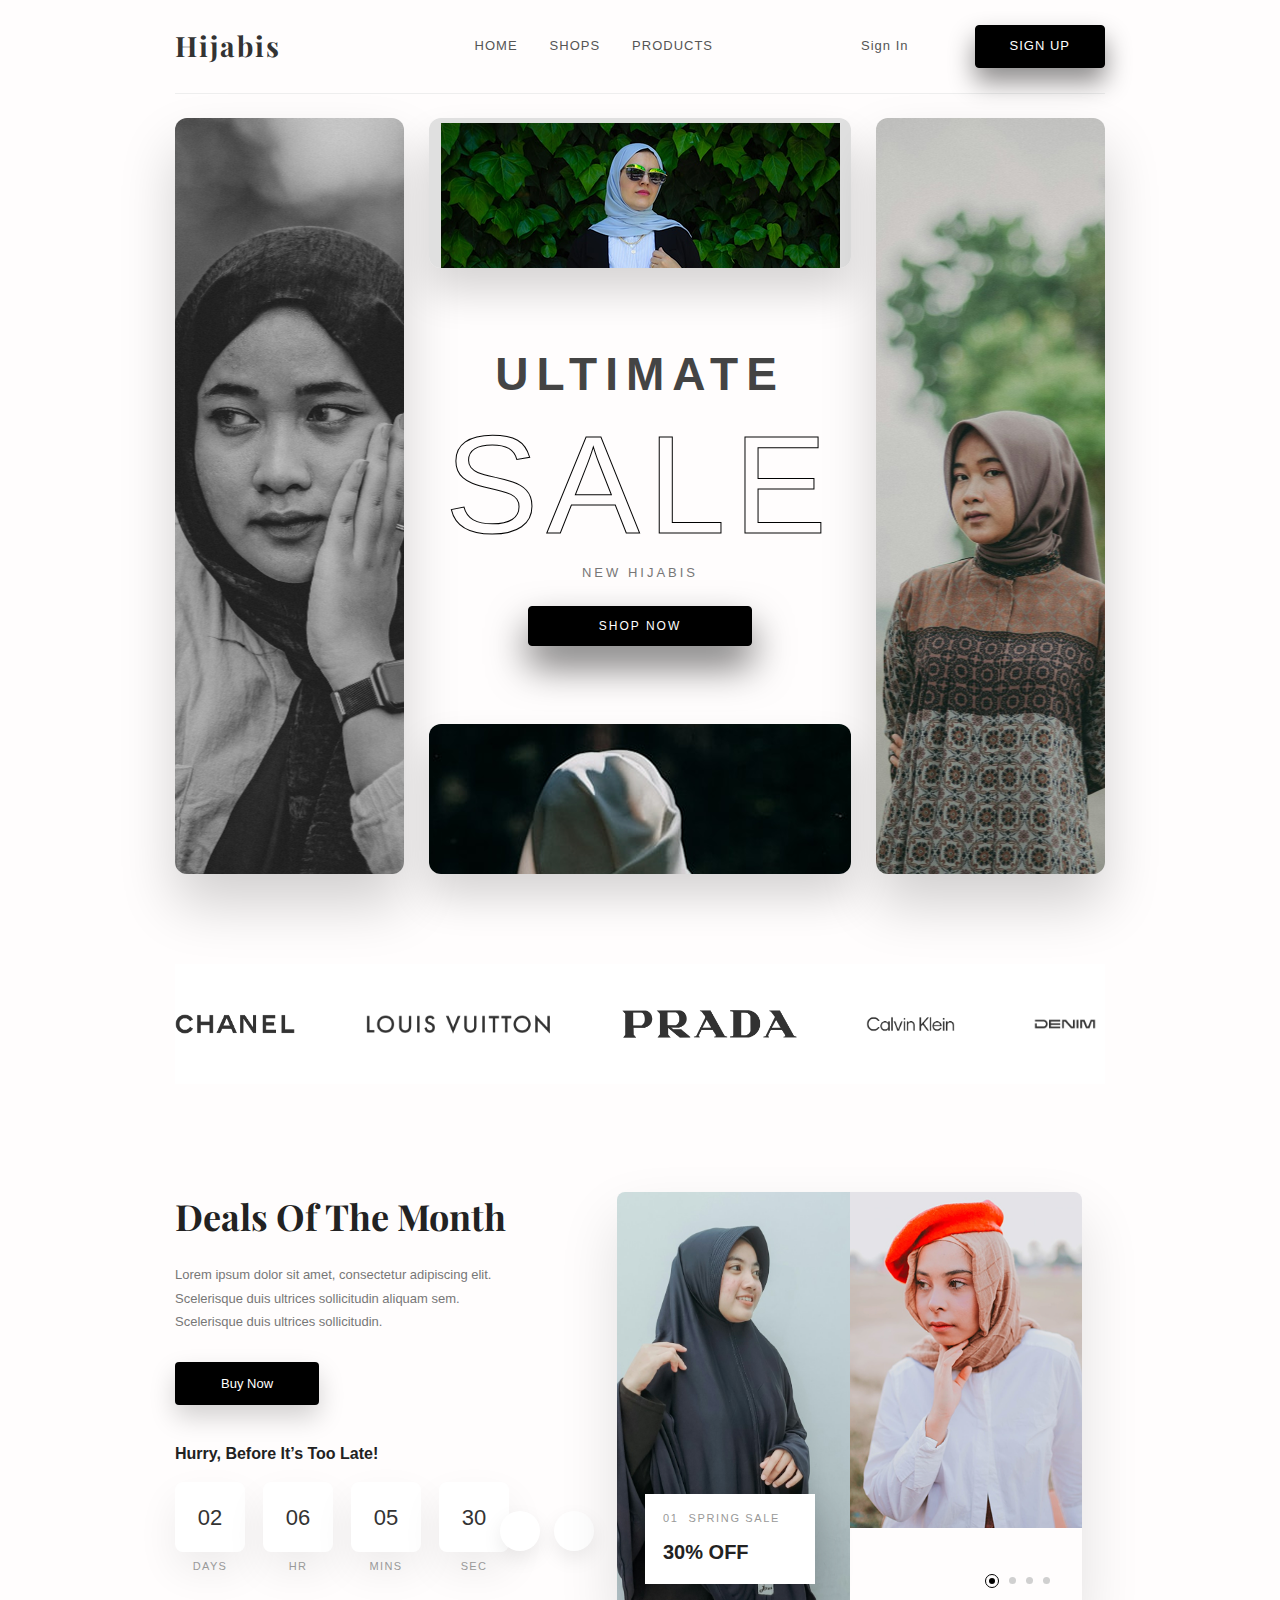
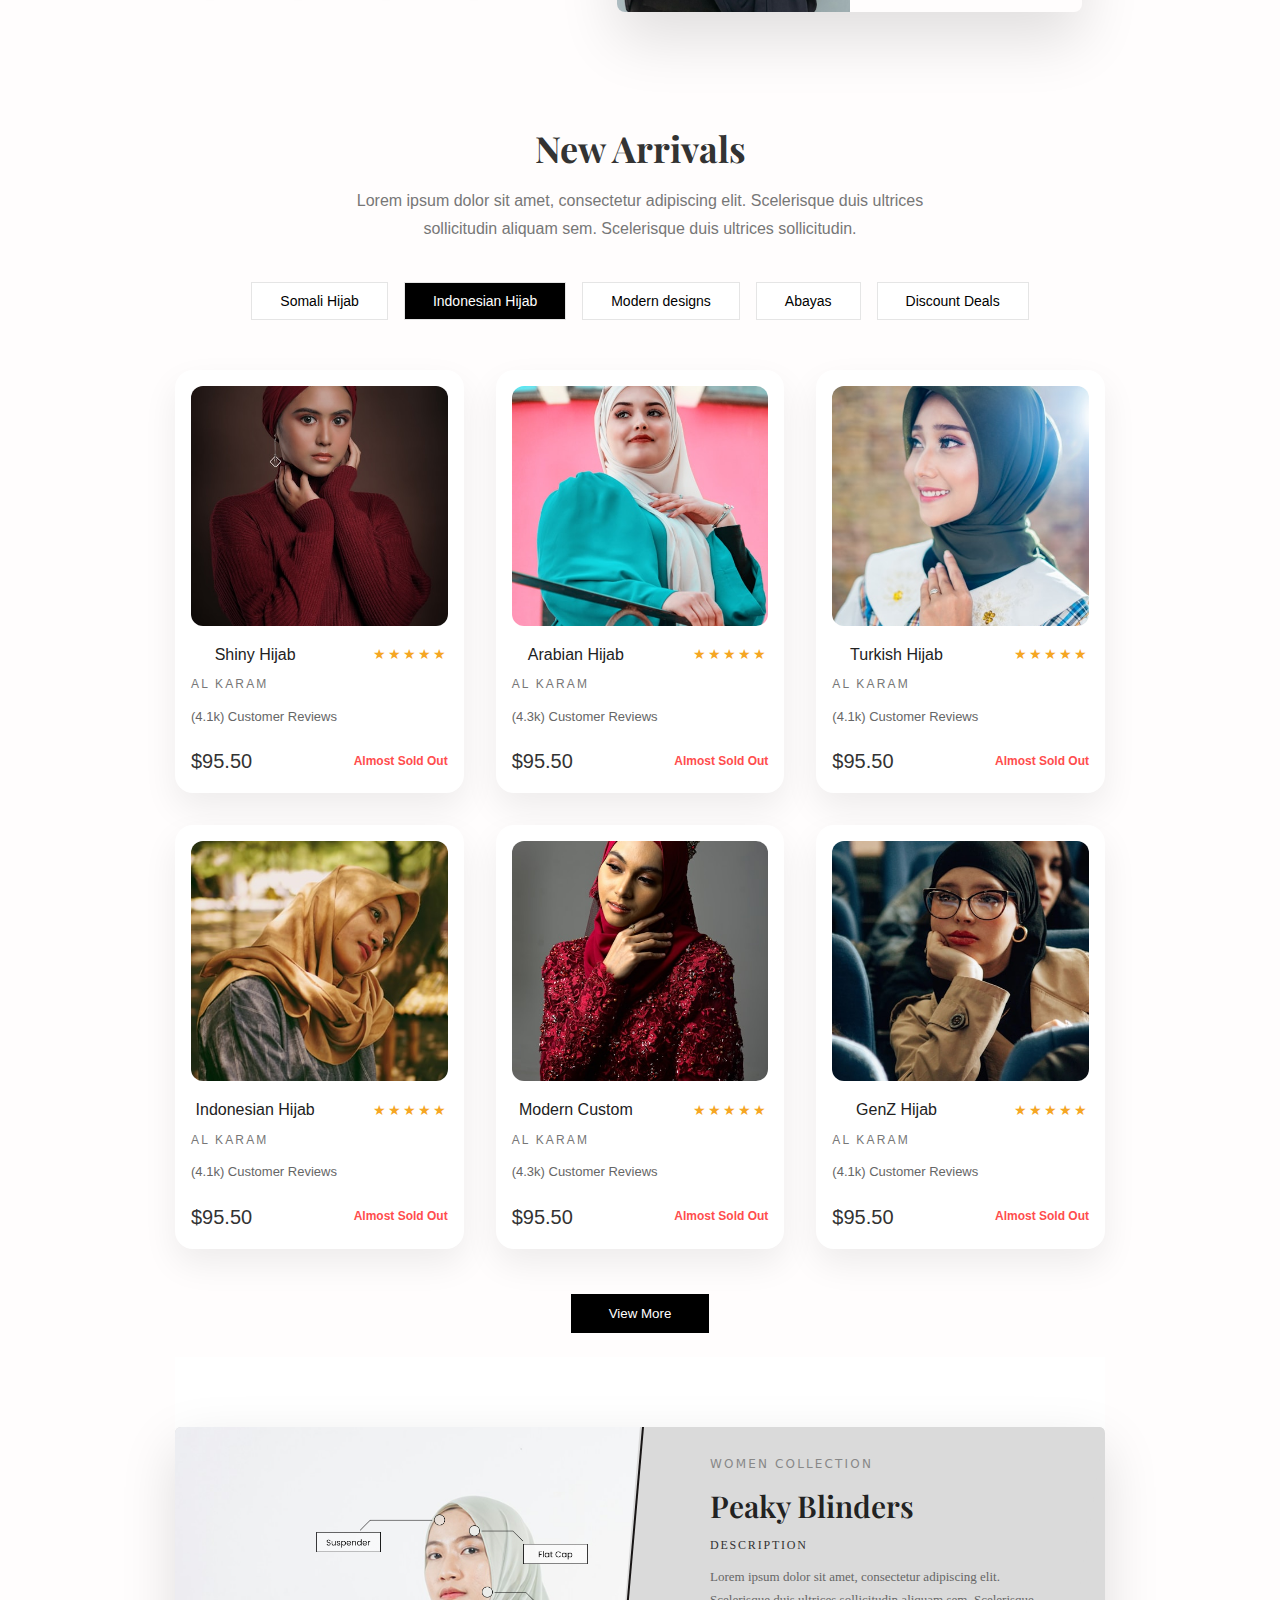
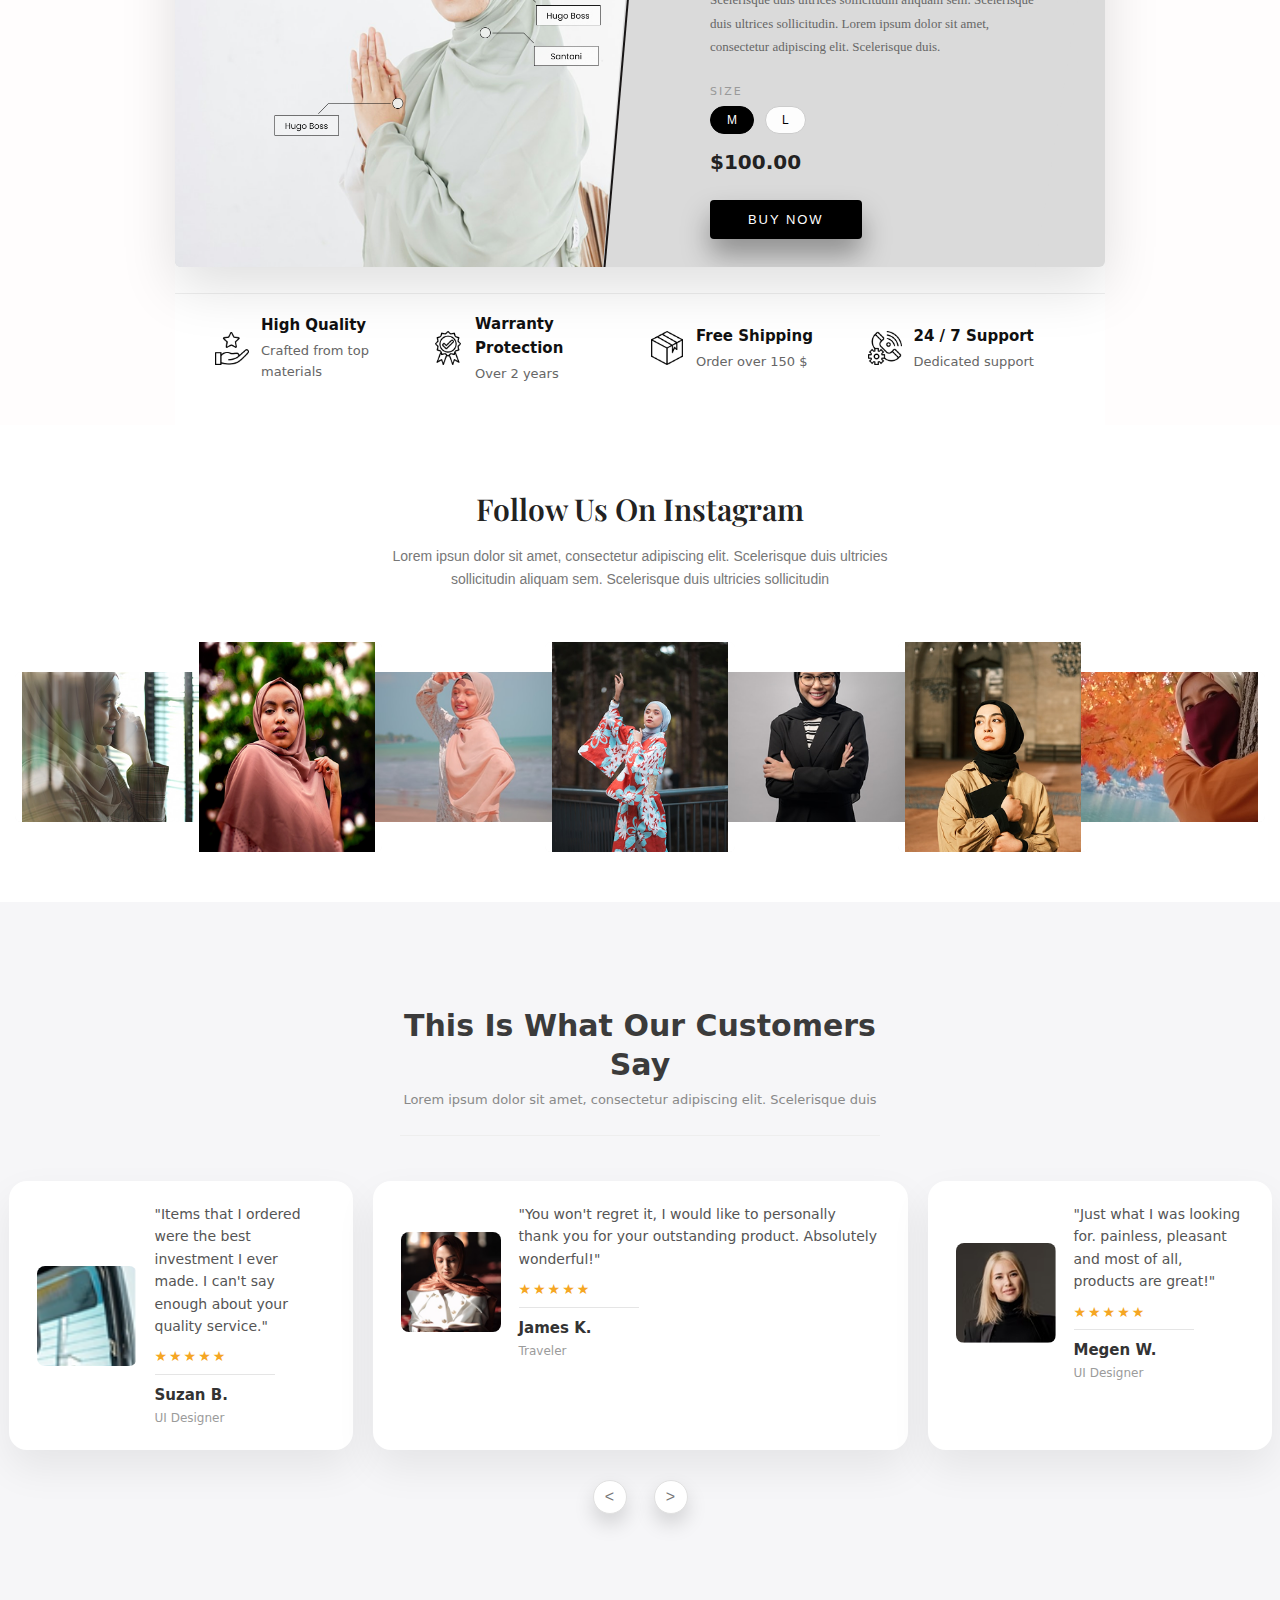
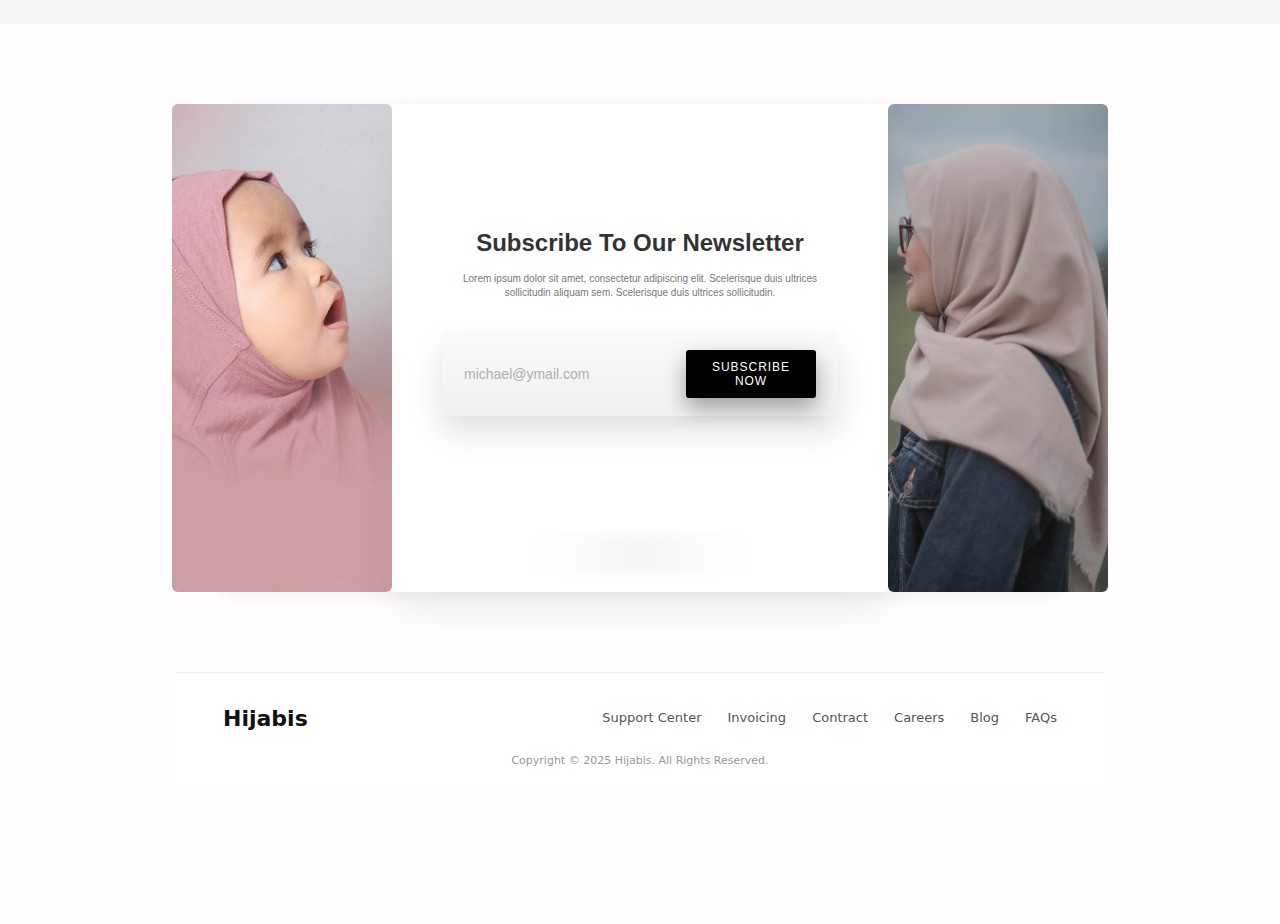
<file: index.html>
<!DOCTYPE html>
<html lang="en">
  <head>
    <meta charset="UTF-8" />
    <meta name="viewport" content="width=device-width, initial-scale=1.0" />
    <title>Hijabis</title>
    <link
      href="https://fonts.googleapis.com/css2?family=Inter:wght@300;400;500;600&family=Playfair+Display:wght@400;600&display=swap"
      rel="stylesheet"
    />
    <link rel="stylesheet" href="styles.css" />
    <link rel="stylesheet" href="product.css" />
  </head>
  <body>
    <div class="page-shell">
      <header>
        <div class="logo">Hijabis</div>

        <input type="checkbox" id="menu-toggle" class="menu-toggle" />
        <label for="menu-toggle" class="hamburger">
          <span></span>
          <span></span>
          <span></span>
        </label>

        <div class="nav-menu">
          <nav>
            <a href="#">Home</a>
            <a href="shop.html">Shops</a>
            <a href="product.html">Products</a>
          </nav>

          <div class="auth-buttons">
            <a href="#" class="signin">Sign In</a>
            <a href="#" class="signup">Sign Up</a>
          </div>
        </div>
      </header>

      <div class="main-container">
        <div class="hero-section">
          <div class="side-image">
            <img src="images/hero.jpg" alt="Fashion model" />
          </div>

          <div class="center-column">
            <div class="center-image">
              <img src="images/bottom.png" alt="Fashion accessory" />
            </div>

            <div class="sale-box">
              <h2>ULTIMATE</h2>
              <h1>SALE</h1>
              <p>NEW HIJABIS</p>
              <button>SHOP NOW</button>
            </div>

            <div class="center-image">
              <img src="images/top.png" alt="Fashion model" />
            </div>
          </div>

          <div class="side-image">
            <img src="images/herohijab.jpg" alt="Fashion model with hijab" />
          </div>
        </div>

        <section class="brands">
          <img src="images/channel.png" alt="CHANEL" />
          <img src="images/louis.png" alt="LOUIS VUITTON" />
          <img src="images/prada.png" alt="PRADA" />
          <img src="images/calvin.png" alt="Calvin Klein" />
          <img src="images/demin.png" alt="DENIM" />
        </section>
      </div>

      <section class="deals-section">
        <div class="deals-container">
          <div class="deals-text-column">
            <h1 class="deals-title">Deals Of The Month</h1>
            <p class="deals-description">
              Lorem ipsum dolor sit amet, consectetur adipiscing elit.
              Scelerisque duis ultrices sollicitudin aliquam sem. Scelerisque
              duis ultrices sollicitudin.
            </p>

            <button class="deals-buy-btn">Buy Now</button>

            <h3 class="deals-hurry">Hurry, Before It’s Too Late!</h3>

            <div class="deals-timer-wrapper">
              <div class="deals-timer-block">
                <div class="deals-timer-box">02</div>
                <div class="deals-timer-label">Days</div>
              </div>
              <div class="deals-timer-block">
                <div class="deals-timer-box">06</div>
                <div class="deals-timer-label">Hr</div>
              </div>
              <div class="deals-timer-block">
                <div class="deals-timer-box">05</div>
                <div class="deals-timer-label">Mins</div>
              </div>
              <div class="deals-timer-block">
                <div class="deals-timer-box">30</div>
                <div class="deals-timer-label">Sec</div>
              </div>
            </div>

            <div class="deals-controls">
              <button class="deals-control-btn">
                <i class="fa-solid fa-chevron-left"></i>
              </button>
              <button class="deals-control-btn">
                <i class="fa-solid fa-chevron-right"></i>
              </button>
            </div>
          </div>

          <div class="deals-image-column">
            <img
              src="images/section3.jpg"
              alt="Woman in Hijab"
              class="deals-img-left"
            />

            <img
              src="images/section2.png"
              alt="Woman in Hat"
              class="deals-img-right"
            />

            <div class="deals-offer-card">
              <div class="deals-offer-meta">
                <span>01</span>
                <span>Spring Sale</span>
              </div>
              <div class="deals-offer-title">30% OFF</div>
            </div>

            <div class="deals-pagination">
              <div class="deals-dot active"></div>
              <div class="deals-dot"></div>
              <div class="deals-dot"></div>
              <div class="deals-dot"></div>
            </div>
          </div>
        </div>
      </section>

      <section class="arrivals-section">
        <h2 class="arrivals-title">New Arrivals</h2>
        <p class="arrivals-subtitle">
          Lorem ipsum dolor sit amet, consectetur adipiscing elit. Scelerisque
          duis ultrices sollicitudin aliquam sem. Scelerisque duis ultrices
          sollicitudin.
        </p>

        <div class="arrivals-tabs">
          <button class="tab-btn">Somali Hijab</button>
          <button class="tab-btn active">Indonesian Hijab</button>
          <button class="tab-btn">Modern designs</button>
          <button class="tab-btn">Abayas</button>
          <button class="tab-btn">Discount Deals</button>
        </div>

        <div class="arrivals-grid">
          <div class="product-card">
            <img src="images/pro6.jpg" alt="" />
            <h3>Shiny Hijab</h3>
            <span class="brand">Al Karam</span>
            <div class="rating">★★★★★</div>
            <p class="reviews">(4.1k) Customer Reviews</p>
            <h4 class="price">$95.50</h4>
            <span class="status">Almost Sold Out</span>
          </div>

          <div class="product-card">
            <img src="images/pro4.jpg" alt="" />
            <h3>Arabian Hijab</h3>
            <span class="brand">Al Karam</span>
            <div class="rating">★★★★★</div>
            <p class="reviews">(4.3k) Customer Reviews</p>
            <h4 class="price">$95.50</h4>
            <span class="status">Almost Sold Out</span>
          </div>

          <div class="product-card">
            <img src="images/pro2.jpg" alt="" />
            <h3>Turkish Hijab</h3>
            <span class="brand">Al Karam</span>
            <div class="rating">★★★★★</div>
            <p class="reviews">(4.1k) Customer Reviews</p>
            <h4 class="price">$95.50</h4>
            <span class="status">Almost Sold Out</span>
          </div>

          <div class="product-card">
            <img src="images/pro5.jpg" alt="" />
            <h3>Indonesian Hijab</h3>
            <span class="brand">Al Karam</span>
            <div class="rating">★★★★★</div>
            <p class="reviews">(4.1k) Customer Reviews</p>
            <h4 class="price">$95.50</h4>
            <span class="status">Almost Sold Out</span>
          </div>

          <div class="product-card">
            <img src="images/pro3.jpg" alt="" />
            <h3>Modern Custom</h3>
            <span class="brand">Al Karam</span>
            <div class="rating">★★★★★</div>
            <p class="reviews">(4.3k) Customer Reviews</p>
            <h4 class="price">$95.50</h4>
            <span class="status">Almost Sold Out</span>
          </div>

          <div class="product-card">
            <img src="images/pro1.jpg" alt="" />
            <h3>GenZ Hijab</h3>
            <span class="brand">Al Karam</span>
            <div class="rating">★★★★★</div>
            <p class="reviews">(4.1k) Customer Reviews</p>
            <h4 class="price">$95.50</h4>
            <span class="status">Almost Sold Out</span>
          </div>
        </div>

        <button class="arrivals-view-more">View More</button>
      </section>

      <section class="product-highlight-section">
        <div class="product-highlight-inner">
          <div class="product-highlight-image">
            <img
              src="images/peaky.png"
              class="product-main-img"
              alt="Peaky Blinders Outfit"
            />

            <img
              src="images/points.png"
              class="product-overlay-img"
              alt=""
              aria-hidden="true"
            />
          </div>

          <div class="product-highlight-info">
            <span class="collection-label">Women Collection</span>
            <h2 class="product-title">Peaky Blinders</h2>

            <a href="#" class="product-description-link">Description</a>

            <p class="product-description">
              Lorem ipsum dolor sit amet, consectetur adipiscing elit.
              Scelerisque duis ultrices sollicitudin aliquam sem. Scelerisque
              duis ultrices sollicitudin. Lorem ipsum dolor sit amet,
              consectetur adipiscing elit. Scelerisque duis.
            </p>

            <div class="product-meta">
              <div class="product-size">
                <span class="meta-label">Size</span>
                <button class="size-chip active">M</button>
                <button class="size-chip">L</button>
              </div>

              <div class="product-price">
                <span class="price-value">$100.00</span>
              </div>
            </div>

            <button class="product-buy-btn">Buy Now</button>
          </div>
        </div>

        <div class="product-benefits">
          <div class="benefit-item">
            <img
              src="images/icon1.png"
              class="benefit-img"
              alt="High Quality"
            />
            <div class="benefit-text">
              <h4>High Quality</h4>
              <p>Crafted from top materials</p>
            </div>
          </div>

          <div class="benefit-item">
            <img
              src="images/icon2.png"
              class="benefit-img"
              alt="Warranty Protection"
            />
            <div class="benefit-text">
              <h4>Warranty Protection</h4>
              <p>Over 2 years</p>
            </div>
          </div>

          <div class="benefit-item">
            <img
              src="images/icon3.png"
              class="benefit-img"
              alt="Free Shipping"
            />
            <div class="benefit-text">
              <h4>Free Shipping</h4>
              <p>Order over 150 $</p>
            </div>
          </div>

          <div class="benefit-item">
            <img
              src="images/icon4.png"
              class="benefit-img"
              alt="24 / 7 Support"
            />
            <div class="benefit-text">
              <h4>24 / 7 Support</h4>
              <p>Dedicated support</p>
            </div>
          </div>
        </div>
      </section>
    </div>

    <section class="instagram-follow-section">
      <div class="content-container">
        <h1 class="main-heading">Follow Us On Instagram</h1>
        <p class="description">
          Lorem ipsun dolor sit amet, consectetur adipiscing elit. Scelerisque
          duis ultricies sollicitudin aliquam sem. Scelerisque duis ultricies
          sollicitudin
        </p>
      </div>

      <div class="gallery-container">
        <div class="image-wrapper short"><img src="images/insta6.png" /></div>
        <div class="image-wrapper"><img src="images/insta3.png" /></div>
        <div class="image-wrapper short"><img src="images/insta5.png" /></div>
        <div class="image-wrapper"><img src="images/insta2.png" /></div>
        <div class="image-wrapper short"><img src="images/insta7.png" /></div>
        <div class="image-wrapper"><img src="images/insta1.png" /></div>
        <div class="image-wrapper short"><img src="images/insta4.png" /></div>
      </div>
    </section>

    <section class="testimonials-section">
      <div class="container">
        <header class="testimonials-header">
          <h1>This Is What Our Customers Say</h1>
          <p>
            Lorem ipsum dolor sit amet, consectetur adipiscing elit. Scelerisque
            duis
          </p>
        </header>

        <div class="testimonials-carousel-wrapper">
          <div class="testimonial-card featured">
            <div class="card-content">
              <img
                src="images/imagee.png"
                alt="Photo of James K."
                class="customer-photo"
              />
              <div class="review-details">
                <p class="review-text">
                  "You won't regret it, I would like to personally thank you for
                  your outstanding product. Absolutely wonderful!"
                </p>
                <div class="stars">★★★★★</div>
                <div class="separator"></div>
                <p class="customer-name">James K.</p>
                <p class="customer-title">Traveler</p>
              </div>
            </div>
          </div>

          <div class="testimonial-card partial left">
            <div class="card-content">
              <img
                src="images/imagee(1).png"
                alt="Photo of Suzan B."
                class="customer-photo"
              />
              <div class="review-details">
                <p class="review-text">
                  "Items that I ordered were the best investment I ever made. I
                  can't say enough about your quality service."
                </p>
                <div class="stars">★★★★★</div>
                <div class="separator"></div>
                <p class="customer-name">Suzan B.</p>
                <p class="customer-title">UI Designer</p>
              </div>
            </div>
          </div>

          <div class="testimonial-card partial right">
            <div class="card-content">
              <img
                src="images/imagee(2).png"
                alt="Photo of Megen W."
                class="customer-photo"
              />
              <div class="review-details">
                <p class="review-text">
                  "Just what I was looking for. painless, pleasant and most of
                  all, products are great!"
                </p>
                <div class="stars">★★★★★</div>
                <div class="separator"></div>
                <p class="customer-name">Megen W.</p>
                <p class="customer-title">UI Designer</p>
              </div>
            </div>
          </div>
        </div>

        <div class="carousel-nav">
          <button class="arrow prev">&lt;</button>
          <button class="arrow next">&gt;</button>
        </div>
      </div>
    </section>

    <div class="page-shell">
      <section class="newsletter-section">
        <div class="newsletter-container">
          <div class="newsletter-image left-image">
            <img src="images/subs2.png" alt="Baby wearing a pink hijab" />
          </div>

          <div class="newsletter-content">
            <h2>Subscribe To Our Newsletter</h2>
            <p>
              Lorem ipsum dolor sit amet, consectetur adipiscing elit.
              Scelerisque duis ultrices sollicitudin aliquam sem. Scelerisque
              duis ultrices sollicitudin.
            </p>

            <form class="newsletter-form">
              <input type="email" placeholder="michael@ymail.com" />
              <button type="submit">Subscribe Now</button>
            </form>
          </div>

          <div class="newsletter-image right-image">
            <img
              src="images/subs1.png"
              alt="Woman wearing a hijab looking to the side"
            />
          </div>
        </div>
      </section>

      <footer class="site-footer">
        <div class="footer-top">
          <div class="footer-logo">Hijabis</div>

          <nav class="footer-nav">
            <a href="#">Support Center</a>
            <a href="#">Invoicing</a>
            <a href="#">Contract</a>
            <a href="#">Careers</a>
            <a href="#">Blog</a>
            <a href="#">FAQs</a>
          </nav>
        </div>

        <p class="footer-copy">
          Copyright © 2025 Hijabis. All Rights Reserved.
        </p>
      </footer>
    </div>
  </body>
</html>
</file>
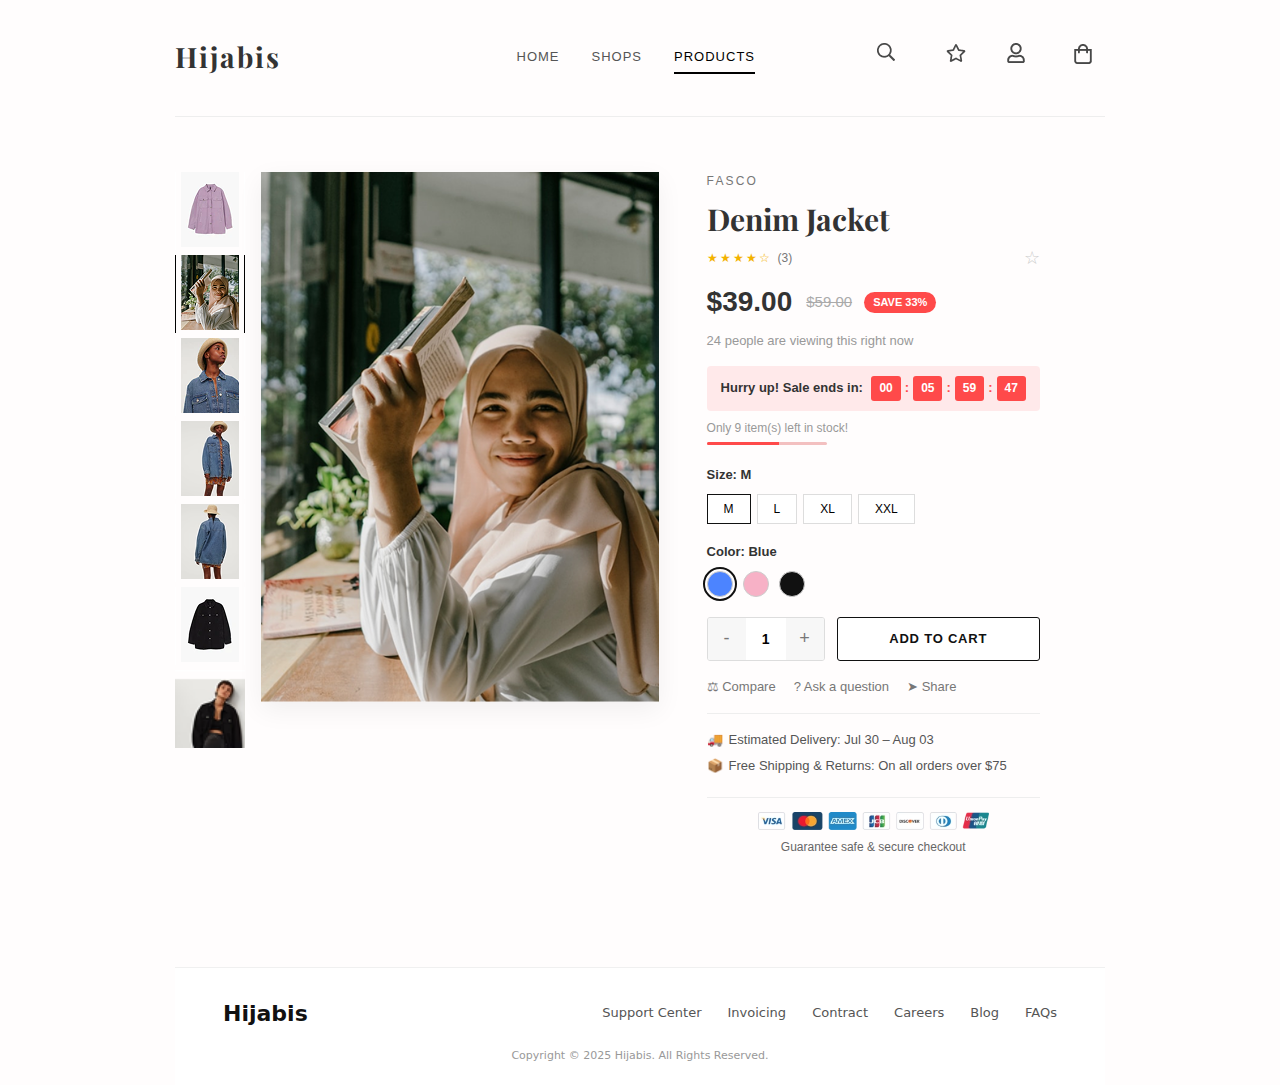
<file: product.html>
<!DOCTYPE html>
<html lang="en">
  <head>
    <meta charset="UTF-8" />
    <meta name="viewport" content="width=device-width, initial-scale=1.0" />
    <title>Hijabis – Denim Jacket</title>

    <link
      href="https://fonts.googleapis.com/css2?family=Playfair+Display:wght@600;700&family=Inter:wght@400;500;600;700&display=swap"
      rel="stylesheet"
    />
    <link rel="stylesheet" href="product.css" />
  </head>
  <body>
    <div class="page-shell">
      <header>
        <div class="logo">Hijabis</div>

        <input type="checkbox" id="menu-toggle" class="menu-toggle" />
        <label for="menu-toggle" class="hamburger">
          <span></span>
          <span></span>
          <span></span>
        </label>

        <div class="nav-menu">
          <nav>
            <a href="index.html">Home</a>
            <a href="shop.html">Shops</a>
          <a href="#" class="active">Products</a>
          </nav>
          <div class="nav-icons">
            <span
              ><img src="images/Vector (1).png" class="iconn" alt=""
            /></span>
            <span><img src="images/SVG (2).png" alt="" /></span>
            <span><img src="images/SVG (3).png" alt="" /></span>
            <span><img src="images/SVG.png " class="iconn" /></span>
          </div>
        </div>
      </header>
      <main class="product-page-content">
        <div class="product-container">
          <section class="image-gallery">
            <div class="thumbnail-list">
              <img src="images/1.png" alt="" class="thumbnail active" />
              <img src="images/2.png" alt="" class="thumbnail" />
              <img src="images/3.png" alt="" class="thumbnail" />
              <img src="images/4.png" alt="" class="thumbnail" />
              <img src="images/5.png" alt="" class="thumbnail" />
              <img src="images/6.png" alt="" class="thumbnail" />
              <img src="images/7.png" alt="" class="thumbnail" />
            </div>

            <div class="main-image">
              <img src="images/productbg.png" alt="Denim Jacket main image" />
            </div>
          </section>

          <section class="product-details">
            <p class="brand">FASCO</p>
            <h2 class="product-title">Denim Jacket</h2>

            <div class="rating-bar">
              <span class="stars">&#9733;&#9733;&#9733;&#9733;&#9734;</span>
              <span class="review-count">(3)</span>
              <span class="favorite-star">&#x2606;</span>
            </div>

            <div class="price-section">
              <span class="current-price">$39.00</span>
              <span class="original-price">$59.00</span>
              <span class="save-tag">SAVE 33%</span>
            </div>

            <p class="viewer-count">24 people are viewing this right now</p>

            <div class="sale-timer-block">
              <p class="timer-label">Hurry up! Sale ends in:</p>
              <div class="timer-display">
                <span class="timer-box">00</span
                ><span class="separator">:</span>
                <span class="timer-box">05</span
                ><span class="separator">:</span>
                <span class="timer-box">59</span
                ><span class="separator">:</span>
                <span class="timer-box">47</span>
              </div>
            </div>

            <p class="stock-info">Only 9 item(s) left in stock!</p>
            <div class="stock-bar"><span></span></div>

            <div class="options-group size-options">
              <label>Size: M</label>
              <div class="size-selector">
                <button class="size-btn active">M</button>
                <button class="size-btn">L</button>
                <button class="size-btn">XL</button>
                <button class="size-btn">XXL</button>
              </div>
            </div>

            <div class="options-group color-options">
              <label>Color: Blue</label>
              <div class="color-selector">
                <span class="color-swatch blue active"></span>
                <span class="color-swatch pink"></span>
                <span class="color-swatch black"></span>
              </div>
            </div>

            <div class="purchase-area">
              <div class="quantity-control">
                <button class="qty-btn">-</button>
                <input type="text" value="1" readonly />
                <button class="qty-btn">+</button>
              </div>
              <button class="add-to-cart-btn">Add to cart</button>
            </div>

            <div class="utility-links">
              <a href="javascript:void(0)">⚖ Compare</a>
              <a href="javascript:void(0)">? Ask a question</a>
              <a href="javascript:void(0)">➤ Share</a>
            </div>

            <hr class="separator-line" />

            <div class="delivery-info">
              <p>
                <span class="icon">🚚</span>Estimated Delivery: Jul 30 – Aug 03
              </p>
              <p>
                <span class="icon">📦</span>Free Shipping &amp; Returns: On all
                orders over $75
              </p>
            </div>

            <div class="security-box">
              <div class="payment-icons">
                <img src="images/visacard.png" alt="Visa" />
              </div>
              <p>Guarantee safe &amp; secure checkout</p>
            </div>
          </section>
        </div>
      </main>

      <footer class="site-footer">
        <div class="footer-top">
          <div class="footer-logo">Hijabis</div>

          <nav class="footer-nav">
            <a href="#">Support Center</a>
            <a href="#">Invoicing</a>
            <a href="#">Contract</a>
            <a href="#">Careers</a>
            <a href="#">Blog</a>
            <a href="#">FAQs</a>
          </nav>
        </div>

        <p class="footer-copy">
          Copyright © 2025 Hijabis. All Rights Reserved.
        </p>
      </footer>
    </div>
  </body>
</html>
</file>
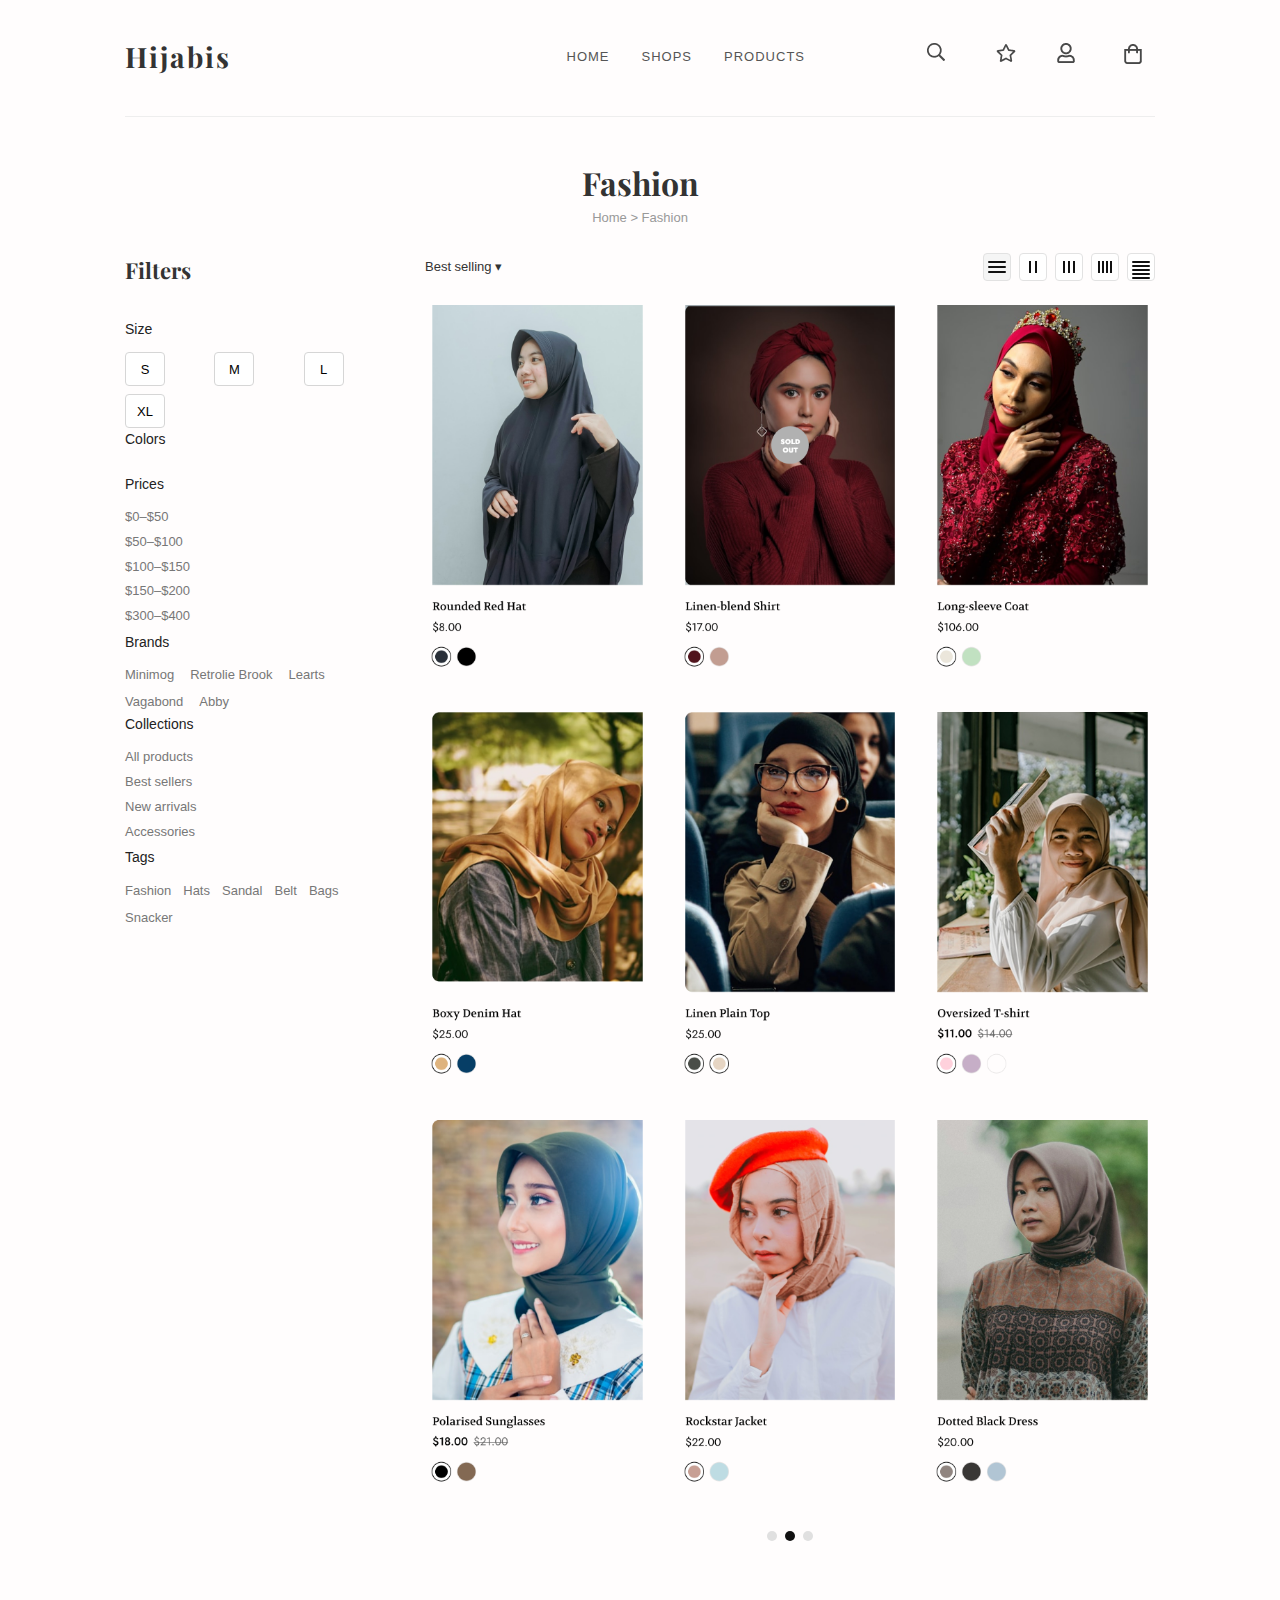
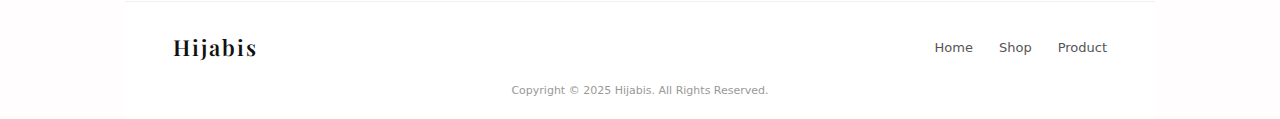
<file: shop.html>
<!DOCTYPE html>
<html lang="en">
  <head>
    <meta charset="UTF-8" />
    <meta name="viewport" content="width=device-width, initial-scale=1.0" />
    <title>Hijabis – Fashion</title>

    <link
      href="https://fonts.googleapis.com/css2?family=Inter:wght@300;400;500;600&family=Playfair+Display:wght@400;600&display=swap"
      rel="stylesheet"
    />
    <link rel="stylesheet" href="shop.css" />
    <link rel="stylesheet" href="product.css" />
  </head>

  <body>
    <div class="wrapper">
      <header>
        <div class="logo">Hijabis</div>

        <input type="checkbox" id="menu-toggle" class="menu-toggle" />
        <label for="menu-toggle" class="hamburger">
          <span></span>
          <span></span>
          <span></span>
        </label>

        <div class="nav-menu">
          <nav>
            <a href="index.html">Home</a>
            <a href="#">Shops</a>
            <a href="product.html">Products</a>
          </nav>
          <div class="nav-icons">
            <span
              ><img src="images/Vector (1).png" class="iconn" alt=""
            /></span>
            <span><img src="images/SVG (2).png" alt="" /></span>
            <span><img src="images/SVG (3).png" alt="" /></span>
            <span><img src="images/SVG.png " class="iconn" /></span>
          </div>
        </div>
      </header>
      <section class="title-box">
        <h1>Fashion</h1>
        <p class="crumb">Home > Fashion</p>
      </section>

      <section class="shop-layout">
        <aside class="filters">
          <h3>Filters</h3>

          <input type="radio" name="filter-tab" id="tab1" checked />
          <input type="radio" name="filter-tab" id="tab2" />
          <input type="radio" name="filter-tab" id="tab3" />
          <input type="radio" name="filter-tab" id="tab4" />
          <input type="radio" name="filter-tab" id="tab5" />
          <input type="radio" name="filter-tab" id="tab6" />

          <div class="filter-tabs">
            <label for="tab1">Size</label>
            <label for="tab2">Colors</label>
            <label for="tab3">Prices</label>
            <label for="tab4">Brands</label>
            <label for="tab5">Collections</label>
            <label for="tab6">Tags</label>
          </div>

          <div class="filter-panels">
            <div class="panel">
              <p class="panel-title">Size</p>
              <div class="size-box">
                <button>S</button><button>M</button><button>L</button
                ><button>XL</button>
              </div>
            </div>

            <div class="panel">
              <p class="panel-title">Colors</p>
              <div class="color-box">
                <span class="dot" style="background: #ff6b6b"></span>
                <span class="dot" style="background: #ff9f43"></span>
                <span class="dot" style="background: #ffe66d"></span>
                <span class="dot" style="background: #9ae66e"></span>
                <span class="dot" style="background: #54a0ff"></span>
                <span class="dot" style="background: #1dd1a1"></span>
                <span class="dot" style="background: #5f27cd"></span>
                <span class="dot" style="background: #f368e0"></span>
                <span class="dot" style="background: #ff9ff3"></span>
                <span class="dot" style="background: #00d2d3"></span>
              </div>
            </div>

            <div class="panel">
              <p class="panel-title">Prices</p>
              <div class="list">
                <div>$0–$50</div>
                <div>$50–$100</div>
                <div>$100–$150</div>
                <div>$150–$200</div>
                <div>$300–$400</div>
              </div>
            </div>

            <div class="panel">
              <p class="panel-title">Brands</p>
              <div class="inline-list">
                <span>Minimog</span><span>Retrolie Brook</span
                ><span>Learts</span><span>Vagabond</span><span>Abby</span>
              </div>
            </div>

            <div class="panel">
              <p class="panel-title">Collections</p>
              <div class="list">
                <div>All products</div>
                <div>Best sellers</div>
                <div>New arrivals</div>
                <div>Accessories</div>
              </div>
            </div>

            <div class="panel">
              <p class="panel-title">Tags</p>
              <div class="tag-list">
                <span>Fashion</span><span>Hats</span><span>Sandal</span
                ><span>Belt</span><span>Bags</span><span>Snacker</span>
              </div>
            </div>
          </div>
        </aside>

        <main class="products">
          <div class="prod-top">
            <button class="sort-btn">Best selling ▾</button>

            <div class="view">
              <button class="v-btn active">
                <span class="icon list"><span></span></span>
              </button>
              <button class="v-btn"><span class="icon two"></span></button>
              <button class="v-btn"><span class="icon three"></span></button>
              <button class="v-btn"><span class="icon four"></span></button>
              <button class="v-btn">
                <span class="icon five"
                  ><div></div>
                  <span></span><i></i
                ></span>
              </button>
            </div>
          </div>

          <div class="grid">
            <article class="card"><img src="images/Product 01.png" /></article>
            <article class="card"><img src="images/Product 02.png" /></article>
            <article class="card"><img src="images/Product 03.png" /></article>
            <article class="card"><img src="images/Product 04.png" /></article>
            <article class="card"><img src="images/Product 05.png" /></article>
            <article class="card"><img src="images/Product 06.png" /></article>
            <article class="card">
              <img src="images/Product 07 (1).png" />
            </article>
            <article class="card"><img src="images/Product 08.png" /></article>
            <article class="card">
              <img src="images/Product 09 (1).png" />
            </article>
          </div>

          <div class="pages">
            <span class="dot"></span>
            <span class="dot active"></span>
            <span class="dot"></span>
          </div>
        </main>
      </section>

      <footer class="footer">
        <div class="f-top">
          <div class="logo">Hijabis</div>
          <nav class="f-nav">
            <a href="index.html">Home</a>
            <a href="#">Shop</a>
            <a href="product.html">Product</a>
          </nav>
        </div>
        <p class="copy">Copyright © 2025 Hijabis. All Rights Reserved.</p>
      </footer>
    </div>
  </body>
</html>
</file>
<file: styles.css>
* {
  box-sizing: border-box;
  margin: 0;
  padding: 0;
}

body {
  font-family: "Poppins", sans-serif;
  background: #fffdfd;
  color: #333;
  line-height: 1.6;
}

a {
  text-decoration: none;
  color: inherit;
}


.page-shell {
  max-width: 1170px;     
  margin: 0 auto;
  background: #fffdfd;         
  min-height: 100vh;
  padding: 0 120px;     
}


header {
  display: flex;
  align-items: center;
  padding: 24px 0;         
  position: relative;
  z-index: 20;
}

.logo {
  font-size: 28px;
  font-weight: 600;
  letter-spacing: 2px;
}

.nav-menu {
  margin-left: auto;
  display: flex;
  align-items: center;
  gap: 48px;
}

.nav-menu nav {
  padding: 0 50px;
  display: flex;
  gap: 32px;
}

.nav-menu nav a {
  font-size: 13px;
  color: #555;
  letter-spacing: 1px;
  position: relative;
  text-decoration: none;
  transition: color 0.25s ease;
}

.nav-menu nav a::after {
  content: "";
  position: absolute;
  left: 0;
  bottom: -6px;
  width: 0;
  height: 2px;
  background: #000;
  transition: width 0.25s ease;
}

.nav-menu nav a:hover {
  color: #000;
}

.nav-menu nav a:hover::after {
  width: 100%;
}

.auth-buttons {
  display: flex;
  gap: 16px;
  align-items: center;
}

.signin {
  color: #555;
  padding: 0 50px;
  text-decoration: none;
  font-size: 13px;
  letter-spacing: 1px;
}

.signup {
  padding: 10px 34px;
  background: #000;
  color: #fff;
  text-decoration: none;
  border-radius: 4px;
  font-size: 13px;
  letter-spacing: 1px;
  text-transform: uppercase;
  border: 1px solid #000;
  box-shadow: 0 14px 26px rgba(0, 0, 0, 0.45);
  transition: 0.18s ease;
}

.signup:hover {
  transform: translateY(-3px);
  background: #111;
  box-shadow: 0 22px 40px rgba(0, 0, 0, 0.55);
}

.menu-toggle {
  display: none;
}

.hamburger {
  width: 30px;
  height: 22px;
  display: none;
  flex-direction: column;
  justify-content: space-between;
  cursor: pointer;
  margin-left: auto;
}

.hamburger span {
  width: 100%;
  height: 3px;
  background: #000;
  border-radius: 3px;
  transition: 0.3s ease;
  transform-origin: left;
}

.menu-toggle:checked + .hamburger span:nth-child(1) {
  transform: rotate(45deg);
}

.menu-toggle:checked + .hamburger span:nth-child(2) {
  opacity: 0;
  transform: translateX(10px);
}

.menu-toggle:checked + .hamburger span:nth-child(3) {
  transform: rotate(-45deg);
}

.main-container {
  width: 100%;
  padding: 24px 0;
  display: flex;
  flex-direction: column;
  gap: 40px;
  box-sizing: border-box;
}

.main-container > * {
  width: 100%;
}

.hero-section {
  display: flex;
  justify-content: center;
  gap: 25px;
  margin-bottom: 50px;
}

.side-image {
  width: 392px;
  height: 756px;
  border-radius: 12px;
  overflow: hidden;
  box-shadow: 0 30px 55px rgba(0, 0, 0, 0.18);
  background: #f5f5f5;
  transition: transform 0.25s ease, box-shadow 0.25s ease;
}

.side-image img {
  width: 100%;
  height: 100%;
  object-fit: cover;
}

.side-image:hover {
  transform: translateY(-6px);
  box-shadow: 0 40px 70px rgba(0, 0, 0, 0.25);
}

.center-column {
  width: 426px;
  display: flex;
  flex-direction: column;
  gap: 14px;
}

.center-image {
  width: 100%;
  height: 150px;
  border-radius: 12px;
  overflow: hidden;
  box-shadow: 0 24px 40px rgba(0, 0, 0, 0.16);
  transition: transform 0.25s ease, box-shadow 0.25s ease;
}

.center-image img {
  width: 100%;
  height: 100%;
  object-fit: cover;
}

.center-image:hover {
  transform: translateY(-4px);
  box-shadow: 0 30px 55px rgba(0, 0, 0, 0.2);
}

.sale-box {
  flex: 1;
  text-align: center;
  display: flex;
  flex-direction: column;
  justify-content: center;
  align-items: center;
  padding: 10px 16px 18px;
}

.sale-box h2 {
  font-size: 46px;
  font-weight: 600;
  color: #444;
  letter-spacing: 8px;
  margin-bottom: 4px;
}

.sale-box h1 {
  font-size: 140px;
  font-weight: 300;
  letter-spacing: 8px;
  color: transparent;
  -webkit-text-stroke: 1px #000;
  margin: 0;
  line-height: 1;
}

.sale-box p {
  margin-top: 8px;
  letter-spacing: 3px;
  font-size: 13px;
  color: #777;
}

.sale-box button {
  margin-top: 22px;
  padding: 12px 70px;
  background: #000;
  color: #fff;
  border: 1px solid #000;
  border-radius: 4px;
  cursor: pointer;
  font-size: 12px;
  letter-spacing: 2px;
  text-transform: uppercase;
  box-shadow: 0 20px 38px rgba(0, 0, 0, 0.55);
  transition: 0.18s ease;
}

.sale-box button:hover {
  transform: translateY(-3px);
  background: #111;
  box-shadow: 0 28px 50px rgba(0, 0, 0, 0.65);
}

.brands {
  width: 100%;
  padding: 30px 0;
  display: flex;
  justify-content: space-between;
  align-items: center;
  background: #fff;
}

.brands img {
  height: 20px;
  opacity: 0.8;
  filter: grayscale(100%);
  transition: transform 0.25s ease, opacity 0.25s ease, filter 0.25s ease;
}

.brands img[alt="LOUIS VUITTON"] 
{ 
  height: 24px; 
}
.brands img[alt="PRADA"]        
 { 
  height: 28px; 
}
.brands img[alt="Calvin Klein"]  
{ 
  height: 50px; 
}
.brands img[alt="DENIM"]     
    { 
      height: 60px;
     }

.brands img:hover {
  opacity: 1;
  filter: grayscale(0%);
  transform: translateY(-3px);
}


.instagram-follow-section {
    padding: 50px 0;
    text-align: center; 
    overflow: hidden; 
}

.content-container {
    max-width: 650px;
    margin: 0 auto 50px auto;
    padding: 0 20px;
}

.main-heading {
    font-family: 'Playfair Display', Georgia, serif; 
    font-size: 2.3em;
    font-weight: 400; 
    color: #333;
    margin-bottom: 15px;
}

.description {
    font-size: 0.95em;
    color: #666;
    line-height: 1.5;
}


.gallery-container {
    display: flex;
    justify-content: center; 
    align-items: center; 
    padding-bottom: 50px; 
}

.image-wrapper {
    width: 150px;       
    height: 200px;      
    margin: 0 -15px;    
    position: relative; 
}

.image-wrapper img {
    width: 100%; 
    height: 100%;
    object-fit: cover; 
    display: block;
    box-shadow: 0 5px 15px rgba(0, 0, 0, 0.1); 
}

.image-wrapper.pos-1 {
    transform: translateX(-5px) translateY(-5px);
}
.image-wrapper.pos-2 {
    transform: translateY(10px); 
}
.image-wrapper.pos-3 {
    transform: translateY(-8px);
}
.image-wrapper.pos-4 {
    transform: translateY(20px); 
}
.image-wrapper.pos-5 {
    transform: translateY(-5px);
}
.image-wrapper.pos-6 {
    transform: translateY(15px);
}
.image-wrapper.pos-7 {
    transform: translateX(5px) translateY(-10px);
}

.container {
    max-width: 1200px;
    margin: 0 auto;
    padding: 20px;
}


.carousel-nav {
    text-align: center;
    margin-top: 30px;
    display: flex;
    justify-content: center;
    gap: 15px;
}

.arrow {
    background: white;
    border: 1px solid #ddd;
    border-radius: 50%;
    width: 40px;
    height: 40px;
    font-size: 1.2em;
    cursor: pointer;
    color: #333;
    display: flex;
    align-items: center;
    justify-content: center;
    transition: background-color 0.2s;
}

.arrow:hover {
    background-color: #eee;
}

.newsletter-section {
    width: 100%; 
    display: flex;
    justify-content: center;
}

.newsletter-container {
    display: flex;
    max-width: 1200px;
    width: 90%;
    background-color: white;
    box-shadow: 0 4px 15px rgba(0, 0, 0, 0.05);
    border-radius: 5px;
}

.image-wrapper {
    flex-basis: 300px; 
    min-width: 200px;
    overflow: hidden;
    position: relative;
}

.image {
    width: 100%;
    height: 100%;
    object-fit: cover;
    display: block;
}

.left-image-wrapper::after {
    content: '';
    position: absolute;
    top: 0;
    left: 0;
    width: 100%;
    height: 100%;
    background: linear-gradient(to right, rgba(255, 255, 255, 0), rgba(255, 255, 255, 0.4) 90%, rgba(255, 255, 255, 1));
}

.subscription-content {
    flex-grow: 1;
    padding: 60px 80px;
    display: flex;
    flex-direction: column;
    justify-content: center;
    align-items: flex-start; 
    text-align: left; 
    position: relative;
}

.subscription-content h1 {
    font-size: 2.2rem;
    font-weight: 500;
    margin-bottom: 20px;
    color: #333;
}

.description {
    font-size: 1rem;
    color: #666;
    line-height: 1.6;
    max-width: 400px;
    margin-bottom: 40px;
}

.subscription-form {
    position: relative;
    max-width: 350px;
    width: 100%;
    display: flex;
    flex-direction: column;
    align-items: flex-start; 
    padding-top: 20px;
    padding-bottom: 20px;
    margin-top: 10px;
    background: linear-gradient(to bottom, transparent, #f0f0f0 30%, #f0f0f0 70%, transparent);
}

.subscription-form::before {
    content: '';
    position: absolute;
    top: 0;
    left: 0;
    right: 0;
    bottom: 0;
    box-shadow: 0 0 20px rgba(0, 0, 0, 0.05) inset;
    pointer-events: none;
}

.subscription-form input[type="email"] {
    width: 80%;
    padding: 10px 0;
    border: none;
    border-bottom: 1px solid #ccc;
    text-align: left;
    font-size: 1.1rem;
    margin-bottom: 30px;
    background: transparent;
    outline: none;
    color: #555;
    margin-left: 0;
}

.subscribe-button {
    background-color: #000;
    color: white;
    padding: 12px 30px;
    border: none;
    cursor: pointer;
    font-size: 1rem;
    font-weight: bold;
    text-transform: uppercase;
    transition: background-color 0.3s;
    align-self: flex-start; 
}

.subscribe-button:hover {
    background-color: #333;
}



.site-footer {
  width: 100%;
  background: #ffffff;
  padding: 28px 48px 20px;
  text-align: center;
  border-top: 1px solid #f0f0f0;
  font-family: system-ui, Arial, sans-serif;
}

.footer-top {
  max-width: 1180px;
  margin: 0 auto;
  display: flex;
  justify-content: space-between;
  align-items: center;
}

.footer-logo {
  font-size: 22px;
  font-weight: 600;
  color: #111;
}

.footer-nav {
  display: flex;
  gap: 26px;
}

.footer-nav a {
  font-size: 13px;
  color: #555;
  text-decoration: none;
  white-space: nowrap;
}

.footer-nav a:hover {
  color: #000;
}

.footer-copy {
  margin-top: 16px;
  font-size: 11px;
  color: #999;
}

@media (max-width: 1024px) {
  .site-footer {
    padding: 24px 32px 18px;
  }

  .footer-top {
    gap: 16px;
  }

  .footer-nav {
    gap: 18px;
  }

  .footer-nav a {
    font-size: 12px;
  }
}

@media (max-width: 640px) {
  .site-footer {
    padding: 20px 20px 16px;
  }

  .footer-top {
    flex-direction: column;
    align-items: center;
    text-align: center;
  }

  .footer-logo {
    margin-bottom: 6px;
    font-size: 20px;
  }

  .footer-nav {
    flex-wrap: wrap;
    justify-content: center;
    gap: 12px 18px;
  }

  .footer-nav a {
    font-size: 12px;
  }

  .footer-copy {
    margin-top: 12px;
    font-size: 10px;
  }
}









@media (max-width: 1200px) {
    header {
        padding: 20px 40px;
    }

    .main-container {
        padding: 30px 40px 50px;
    }

    .hero-section {
        flex-direction: column;
        align-items: center;
        gap: 40px;
    }

    .side-image {
        display: none;
    }

    .center-column {
        width: 100%;
        max-width: 426px;
        order: -1;
    }

    .sale-box h1 {
        font-size: 115px;
    }
}


@media (max-width: 900px) {

    header {
        padding: 16px 20px;
    }

    .hamburger {
        display: flex;
    }

    .nav-menu {
        position: absolute;
        top: 70px;
        left: 0;
        width: 100%;

        background: rgba(255,255,255,0.9);
        backdrop-filter: blur(10px);
        -webkit-backdrop-filter: blur(10px);

        border-top: 1px solid rgba(0,0,0,0.05);
        box-shadow: 0 15px 35px rgba(0,0,0,0.12);

        flex-direction: column;
        align-items: center;
        gap: 18px;
        padding: 18px 0 22px;

        max-height: 0;
        opacity: 0;
        overflow: hidden;
        transform: translateY(-10px);
        transition: max-height 0.35s ease, opacity 0.3s ease, transform 0.3s ease;
    }

    .menu-toggle:checked ~ .hamburger + .nav-menu,
    .menu-toggle:checked ~ .nav-menu {
        max-height: 260px;
        opacity: 1;
        transform: translateY(0);
    }

    .nav-menu nav {
        flex-direction: column;
        gap: 12px;
    }

    .nav-menu nav a {
        font-size: 16px;
        letter-spacing: 1px;
    }

    .auth-buttons {
        flex-direction: column;
        gap: 10px;
    }

    .signup {
        width: 160px;
        text-align: center;
    }

    .main-container {
        padding: 24px 20px 40px;
    }

    .hero-section {
      
        flex-direction: column;
        align-items: center;
    }

    
    .side-image {
        display: none;
    }

    .sale-box h1 {
        font-size: 82px;
    }

    .sale-box h2 {
        font-size: 32px;
    }

    .brands {
        flex-wrap: wrap;
        gap: 24px;
        padding: 20px 15px;
    }

    .brands img {
        height: 18px;
    }
}
















.deals-section {
  padding: 80px 0;
  display: flex;
  justify-content: center;
  color: #333;
}

.deals-container {
  width: 100%;
  max-width: 1180px;
  padding: 0;          
  margin: 0 auto;
  display: flex;
  flex-wrap: nowrap;
  align-items: center;
  gap: 70px;
  position: relative;
}

.deals-text-column {
  flex: 0 0 40%;
  min-width: 300px;
}

.deals-title {
  font-family: "Playfair Display", serif;
  font-size: 36px;
  font-weight: 700;
  color: #222;
  margin-bottom: 18px;
}

.deals-description {
  color: #777;
  font-size: 13px;
  line-height: 1.8;
  max-width: 320px;
  margin-bottom: 28px;
}

.deals-buy-btn {
  background-color: #000;
  color: #fff;
  padding: 14px 46px;
  border: none;
  border-radius: 4px;
  font-size: 13px;
  font-weight: 500;
  cursor: pointer;
  box-shadow: 0 12px 26px rgba(0,0,0,0.18);
  margin-bottom: 36px;
}

.deals-buy-btn:hover {
  background: #111;
}

.deals-hurry {
  font-size: 16px;
  font-weight: 600;
  color: #222;
  margin-bottom: 16px;
}

.deals-timer-wrapper {
  display: flex;
  align-items: center;
  gap: 18px;
  margin-bottom: 40px;
  flex-wrap: wrap;
}

.deals-timer-block {
  display: flex;
  flex-direction: column;
  align-items: center;
  gap: 6px;
}

.deals-timer-box {
  width: 70px;
  height: 70px;
  background: #ffffff;
  border-radius: 8px;
  display: flex;
  justify-content: center;
  align-items: center;
  font-size: 22px;
  font-weight: 400;
  color: #333;
  box-shadow: 0 18px 40px rgba(0,0,0,0.07);
}

.deals-timer-label {
  font-size: 11px;
  text-transform: uppercase;
  letter-spacing: 0.12em;
  color: #999;
}

.deals-controls {
  position: absolute;
  left: 40%;
  bottom: 65px;
  transform: translateX(-50%);
  display: flex;
  gap: 14px;
}

.deals-control-btn {
  width: 40px;
  height: 40px;
  border-radius: 50%;
  border: none;
  background: #ffffff;
  box-shadow: 0 8px 20px rgba(0,0,0,0.08);
  display: flex;
  justify-content: center;
  align-items: center;
  cursor: pointer;
  color: #666;
  font-size: 13px;
  transition: 0.25s ease;
}

.deals-control-btn:hover {
  background: #000;
  color: #fff;
}

.deals-image-column {
  flex: 0 0 50%;
  min-width: 320px;
  position: relative;
  height: 420px;
  display: flex;
  overflow: hidden;
  border-radius: 8px;
  box-shadow: 0 28px 60px rgba(0,0,0,0.12);
}
.deals-image-column .deals-img-right {
    width: 50%;
  height: 80%;
  object-fit: cover;
  }

.deals-img-left
 {
  width: 50%;
  height: 100%;
  object-fit: cover;
}

.deals-offer-card {
  position: absolute;
  bottom: 28px;
  left: 28px;
  background: #ffffff;
  padding: 16px 18px;
  min-width: 170px;
  box-shadow: 0 18px 40px rgba(0,0,0,0.16);
}

.deals-offer-meta {
  display: flex;
  gap: 10px;
  font-size: 11px;
  letter-spacing: 0.15em;
  text-transform: uppercase;
  color: #999;
  margin-bottom: 8px;
}

.deals-offer-title {
  font-size: 20px;
  font-weight: 600;
  color: #222;
}

.deals-pagination {
  position: absolute;
  bottom: 24px;
  right: 32px;
  display: flex;
  gap: 10px;
  align-items: center;
}

.deals-dot {
  width: 7px;
  height: 7px;
  background-color: #d0d0d0;
  border-radius: 50%;
  cursor: pointer;
}

.deals-dot.active {
  width: 14px;
  height: 14px;
  background: transparent;
  border-radius: 50%;
  border: 1px solid #000;
  display: flex;
  justify-content: center;
  align-items: center;
}

.deals-dot.active::after {
  content: "";
  width: 6px;
  height: 6px;
  border-radius: 50%;
  background: #000;
}

.arrivals-section {
  padding: 24px 0;
  text-align: center;
}

.arrivals-title {
  font-family: "Playfair Display", serif;
  font-size: 36px;
  margin-bottom: 10px;
}

.arrivals-subtitle {
  max-width: 600px;
  margin: 0 auto 40px;
  color: #777;
  line-height: 1.7;
}

.arrivals-tabs {
  display: flex;
  justify-content: center;
  gap: 16px;
  margin-bottom: 50px;
  flex-wrap: wrap;
}

.tab-btn {
  padding: 10px 28px;
  border: 1px solid #e5e5e5;
  background: #fff;
  cursor: pointer;
  font-size: 14px;
  transition: 0.3s ease;
}

.tab-btn.active {
  background: #000;
  color: #fff;
}

.arrivals-grid {
  display: grid;
  grid-template-columns: repeat(3, 1fr);
  gap: 32px;
}

.product-card {
  background: #fff;
  padding: 16px;
  border-radius: 18px;
  box-shadow: 0 15px 35px rgba(0,0,0,0.07);
  transition: 0.3s ease;
  display: grid;
  grid-template-columns: 1fr 1fr;
  grid-template-areas:
    "image image"
    "title rating"
    "brand brand"
    "reviews reviews"
    "price status";
  row-gap: 4px;
}

.product-card:hover {
  transform: translateY(-3px);
  box-shadow: 0 22px 45px rgba(0,0,0,0.10);
}

.product-card img {
  grid-area: image;
  width: 100%;
  height: 240px;
  object-fit: cover;
  border-radius: 12px;
  margin-bottom: 8px;
}

.product-card h3 {
  grid-area: title;
  margin: 4px 0;
  font-size: 16px;
  font-weight: 500;
  color: #222;
  align-self: center;
}

.rating {
  grid-area: rating;
  margin: 0;
  color: #f5a623;
  font-size: 14px;
  letter-spacing: 2px;
  text-align: right;
  align-self: center;
}

.brand {
  grid-area: brand;
  font-size: 13px;
  font-weight: 400;
  color: #9a9a9a;
  margin: 0 0 6px 0;
  text-align: left;
  justify-self: start;
}

.reviews {
  grid-area: reviews;
  font-size: 13px;
  color: #666;
  margin: 4px 0 14px 0;
  text-align: left;
  justify-self: start;
}

.price {
  grid-area: price;
  font-size: 20px;
  font-weight: 400;
  margin: 0;
  justify-self: start;
}

.status {
  grid-area: status;
  font-size: 12px;
  color: #ff4d4d;
  font-weight: 600;
  margin: 0;
  text-align: right;
  align-self: center;
}

.arrivals-view-more {
  margin-top: 45px;
  padding: 12px 38px;
  background: #000;
  color: #fff;
  border: none;
  cursor: pointer;
}

@media (max-width: 1100px) {
  .page-shell {
    padding: 0 40px;
  }
}

@media (max-width: 768px) {
  .page-shell {
    padding: 0 16px;
  }
}

@media (max-width: 1200px) {
  header {
    padding: 20px 0;
  }

  .main-container {
    padding: 30px 0 50px;
  }

  .hero-section {
    flex-direction: column;
    align-items: center;
    gap: 40px;
  }

  .side-image {
    width: 100%;
    max-width: 392px;
    height: 540px;
  }

  .center-column {
    width: 100%;
    max-width: 426px;
    order: -1;
  }

  .sale-box h1 {
    font-size: 115px;
  }

  .deals-section {
    padding: 60px 0;
  }

  .deals-container {
    gap: 50px;
  }

  .deals-text-column {
    flex: 0 0 45%;
  }

  .deals-image-column {
    flex: 0 0 50%;
    height: 380px;
  }

  .deals-title {
    font-size: 32px;
  }

  .deals-description {
    font-size: 12px;
  }

  .deals-timer-box {
    width: 64px;
    height: 64px;
    font-size: 20px;
  }

  .arrivals-grid {
    grid-template-columns: repeat(2, 1fr);
  }
}

@media (max-width: 900px) {
  header {
    padding: 16px 0;
  }

  .hamburger {
    display: flex;
  }

  .nav-menu {
    position: absolute;
    top: 70px;
    left: 0;
    width: 100%;
    background: rgba(255,255,255);
    /* backdrop-filter: blur(10px); */
    /* -webkit-backdrop-filter: blur(10px); */
    border-top: 1px solid rgba(0,0,0,0.05);
    /* box-shadow: 0 15px 35px rgba(0,0,0,0.12); */
    flex-direction: column;
    align-items: center;
    gap: 18px;
    padding: 18px 0 22px;
    max-height: 0;
    opacity: 0;
    overflow: hidden;
    transform: translateY(-10px);
    transition: max-height 0.35s ease, opacity 0.3s ease, transform 0.3s ease;
  }

  .menu-toggle:checked ~ .hamburger + .nav-menu,
  .menu-toggle:checked ~ .nav-menu {
    max-height: 260px;
    opacity: 1;
    transform: translateY(0);
  }

  .nav-menu nav {
    flex-direction: column;
    gap: 12px;
  }

  .nav-menu nav a {
    font-size: 16px;
    letter-spacing: 1px;
  }

  .auth-buttons {
    flex-direction: column;
    gap: 10px;
  }

  .signup {
    width: 160px;
    text-align: center;
  }

  .main-container {
    padding: 24px 0 40px;
  }

  .hero-section {
    flex-direction: column;
    align-items: center;
  }

  .side-image {
    height: 420px;
  }

  .sale-box h1 {
    font-size: 82px;
  }

  .sale-box h2 {
    font-size: 32px;
  }

  /* .deals-image-column .deals-img-right{
    height: 10px;
  } */
  .brands {
    flex-wrap: wrap;
    gap: 24px;
    padding: 20px 0;
  }

  .brands img {
    height: 18px;
  }

  .deals-section {
    padding: 50px 0 45px;
  }

  .deals-container {
  flex-direction: column;
    align-items: center;
    gap: 30px;
  }
 
 .deals-text-column {
    text-align: center;
  }
  .deals-text-column,
  .deals-image-column {
    flex: 1 1 100%;
    min-width: 0;
  }

 

  .deals-title {
    font-size: 26px;
  }

  .deals-description {
    margin: 0 auto 24px;
    max-width: 360px;
  }

  .deals-hurry {
    font-size: 14px;
  }

  .deals-buy-btn {
    width: 100%;
    max-width: 260px;
  }

  .deals-timer-wrapper {
    justify-content: center;
    flex-wrap: wrap;
  }

  .deals-image-column {
    width: 100%;
    height: 320px;
  }
  
  

  .deals-controls {
    position: static;
    transform: none;
    margin-top: 10px;
    justify-content: center;
  }

  .deals-offer-card {
    bottom: 18px;
    left: 18px;
    padding: 12px 14px;
  }

  .deals-timer-box {
    width: 56px;
    height: 56px;
    font-size: 18px;
  }

  .deals-pagination {
    bottom: 18px;
    right: 18px;
  }
}

@media (max-width: 768px) {
  .arrivals-section {
    padding: 60px 0;
  }

  .arrivals-grid {
    grid-template-columns: 1fr;
  }

  .arrivals-title {
    font-size: 30px;
  }
}
















.instagram-follow-section {
  width: 100%;
  padding: 60px 0 50px;
  background: #fff;
  text-align: center;
}

.instagram-follow-section .main-heading {
  font-family: "Playfair Display", serif;
  font-size: 30px;
  margin-bottom: 12px;
  font-weight: 600;
  color: #222;
}

.instagram-follow-section .description {
  max-width: 560px;
  margin: 0 auto 40px;
  color: #777;
  font-size: 14px;
  line-height: 1.7;
}

.gallery-container {
  width: 100%;
  max-width: 100%;
  margin: 0 auto;
  display: flex;
  justify-content: center;
  align-items: flex-end;
  gap: 16px;
  overflow-x: auto;
  padding: 0 30px;
  scroll-behavior: smooth;
}

.gallery-container::-webkit-scrollbar {
  display: none; 
}

.image-wrapper {
  min-width: 110px;
  width: 110px;
  height: 210px;
  border-radius: 6px;
  overflow: hidden;
  display: flex;
}

.image-wrapper.short {
  height: 150px;
  align-self: center;
}

.image-wrapper img {
  padding: 0 7px;
  width: 100%;
  height: 100%;
  object-fit: cover;
  border-radius: 6px;
  transition: transform 0.25s ease;
}

.image-wrapper img:hover {
  transform: scale(1.05);
}

@media (max-width: 900px) {
  .gallery-container {
    justify-content: flex-start;
  }

  .image-wrapper,
  .image-wrapper.short {
    flex: 0 0 calc((100% - 48px) / 4); 
    min-width: calc((100% - 48px) / 4);
    height: 180px;
  }

  .image-wrapper.short {
    height: 140px;
  }
}

@media (max-width: 600px) {
  .gallery-container {
    justify-content: flex-start;
    padding: 0 12px;
  }

  .image-wrapper,
  .image-wrapper.short {
    flex: 0 0 calc((100% - 32px) / 3); 
    min-width: calc((100% - 32px) / 3);
    height: 140px;
  }

  .image-wrapper.short {
    height: 110px;
  }
}

@media (max-width: 400px) {
  .image-wrapper,
  .image-wrapper.short {
    flex: 0 0 calc((100% - 16px) / 2); 
    min-width: calc((100% - 16px) / 2);
    height: 130px;
  }

  .image-wrapper.short {
    height: 95px;
  }
}










.testimonials-section {
    background: #f6f6f8;
    padding: 80px 0 110px;
    font-family: system-ui, -apple-system, BlinkMacSystemFont, "Segoe UI", sans-serif;
}

.testimonials-section .container {
    max-width: 1150px;    
    margin: 0 auto;       
    padding: 0 40px;      
}


.testimonials-header {
    display: block ;   
    text-align: center;
    margin: 0 auto 45px;
    max-width: 480px;
}

.testimonials-header h1 {
    font-size: 30px;
    font-weight: 600;
    color: #3b3b3b;
    margin-bottom: 6px;
    line-height: 1.3;
}

.testimonials-header p {
    font-size: 13px;
    color: #898989;
    margin-top: 0;          
    line-height: 1.6;
}


.testimonials-carousel-wrapper {
    display: flex;
    align-items: stretch;
    justify-content: center;
    gap: 20px;
}

.testimonials-section .testimonial-card {
    background: #ffffff;
    border-radius: 18px;
    padding: 22px 28px;
    box-shadow: 0 18px 40px rgba(0, 0, 0, 0.07);
    transition: all 0.3s ease;
}

.testimonials-section .card-content {
    display: flex;
    align-items: center;
    gap: 18px;
}

.testimonials-section .testimonial-card.featured {
    flex: 0 0 50%;
    order: 2;
}

.testimonials-section .testimonial-card.partial {
    flex: 0 0 25%;
    /* opacity: 0.55; */
    /* transform: scale(0.98); */
}

.testimonials-section .testimonial-card.partial.left 
 {
  
  order: 1;
 }
.testimonials-section .testimonial-card.partial.right 
{
  
  order: 3; }

.testimonials-section .customer-photo {
    width: 100px;
    height: 100px;
    border-radius: 8px;
    object-fit: cover;
    flex-shrink: 0;
}

.testimonials-section .review-details {
    flex: 1;
    width: 170px;
}


.testimonials-section .review-text {
    margin: 0 0 8px;
    font-size: 14px;
    line-height: 1.6;
    color: #555;
}

.testimonials-section .stars {
    font-size: 14px;
    color: #f5a623;
    margin-bottom: 6px;
}

.testimonials-section .separator {
    width: 120px;
    height: 1px;
    background: #e5e5e5;
    margin-bottom: 8px;
}

.testimonials-section .customer-name {
    font-size: 15px;
    font-weight: 600;
    color: #333;
    margin-bottom: 2px;
}

.testimonials-section .customer-title {
    font-size: 12px;
    color: #9b9b9b;
}

.carousel-nav {
    margin-top: 30px;
    text-align: center;
}

.carousel-nav .arrow {
    width: 34px;
    height: 34px;
    border-radius: 50%;
    border: 1px solid #e1e1e1;
    background: #ffffff;
    box-shadow: 0 10px 20px rgba(0, 0, 0, 0.15);
    margin: 0 6px;
    font-size: 16px;
    color: #777;
    display: inline-flex;
    align-items: center;
    justify-content: center;
    cursor: pointer;
}

@media (max-width: 900px) {
    .testimonials-section .container {
        max-width: 100%;
        padding: 0 16px;
    }

    .testimonials-carousel-wrapper {
        flex-direction: column;
    }

    

    .testimonials-section .testimonial-card,
    .testimonials-section .testimonial-card.partial,
    .testimonials-section .testimonial-card.featured {
        flex: 1 1 auto;
        order: 0;
        opacity: 1;
        transform: none;
    }
}






























.newsletter-section {
    padding: 80px 0;
}

.newsletter-container {
    max-width: 1100px;
    margin: 0 auto;
    padding: 0 40px;
    display: flex;
    align-items: stretch;
    justify-content: center;
    /* gap: 40px; */
}

.newsletter-image {
    flex: 0 0 220px;
    border-radius: 6px;
    overflow: hidden;
}

.newsletter-image img {
    width: 100%;
    height: 100%;
    object-fit: cover;
    display: block;
}

.newsletter-content {
    flex: 0 0 420px;
    border-radius: 6px;
    box-shadow: 0 18px 40px rgba(0, 0, 0, 0.07);
    padding: 120px 50px 45px;
    text-align: center;
    position: relative;
}

.newsletter-content::after {
    content: "";
    position: absolute;
    left: 15%;
    right: 15%;
    bottom: 18px;
    height: 40px;
    background: radial-gradient(circle, rgba(0,0,0,0.16), transparent 70%);
    opacity: 0.25;
    filter: blur(4px);
    pointer-events: none;
}

.newsletter-content h2 {
    font-size: 24px;
    font-weight: 600;
    margin-bottom: 10px;
    color: #333;
}

.newsletter-content p {
    font-size: 10px;
    color: #777;
    line-height: 1.4;
    margin-bottom: 32px;
}

.newsletter-form {
    display: inline-flex;
    align-items: center;
    gap: 12px;
    padding: 18px 22px;
    background: linear-gradient(to bottom, #fafafa, #f0f0f0);
    border-radius: 4px;
    box-shadow: 0 16px 32px rgba(0, 0, 0, 0.12);
}

.newsletter-form input[type="email"] {
    border: none;
    background: transparent;
    font-size: 14px;
    color: #555;
    min-width: 210px;
    outline: none;
}

.newsletter-form input::placeholder {
    color: #b0b0b0;
}

.newsletter-form button {
    padding: 10px 26px;
    border: none;
    border-radius: 3px;
    background: #000;
    color: #fff;
    font-size: 12px;
    letter-spacing: 0.08em;
    text-transform: uppercase;
    cursor: pointer;
    box-shadow: 0 10px 22px rgba(0, 0, 0, 0.35);
    transition: transform 0.18s ease, box-shadow 0.18s ease, background 0.18s ease;
}

.newsletter-form button:hover {
    transform: translateY(-2px);
    background: #111;
    box-shadow: 0 16px 30px rgba(0, 0, 0, 0.45);
}


@media (max-width: 900px) {
    .newsletter-container {
        flex-direction: column;
        align-items: center;
        gap: 24px;
        padding: 0 20px;
    }

    .newsletter-image {
       display: none;
    }

    .newsletter-content {
        width: 100%;
        max-width: 420px;
        padding: 30px 24px 38px;
    }

    .newsletter-form {
        flex-direction: column;
        align-items: stretch;
    }

    .newsletter-form input[type="email"] {
        min-width: 0;
        margin-bottom: 10px;
    }

    .newsletter-form button {
        width: 100%;
    }
}



























.product-highlight-section {
  background: #ffffff;
  padding: 70px 0 40px;
  font-family: system-ui, -apple-system, BlinkMacSystemFont, "Segoe UI",
    sans-serif;
}

.product-highlight-inner {
  max-width: 1180px;
  height: 440px;
  margin: 0 auto;
  display: flex;
  align-items: stretch;
  justify-content: center;

  background: #DADADA;
  
  overflow: hidden;
  position: relative;
  border-radius: 6px;
  box-shadow: 0 20px 55px rgba(0, 0, 0, 0.13);
}

.product-highlight-inner::before {
  content: "";
  position: absolute;
  left: 51%;           
  top: -80px;
  bottom: -80px;
  width: 2px;
  background: #171414; 
  transform: skewX(-5deg);
  transform-origin: top;
  z-index: 3;
}



.product-main-img {
  width: 100%;
  height: 100%;
  
  object-fit: cover;
  display: block;
}
.product-highlight-image {
  flex: 0 0 50%;
  position: relative;
  overflow: hidden;
  clip-path: polygon(0 0, 100% 0, 92% 100%, 0 100%);
}


.product-overlay-img {
  position: absolute;
  width: 70%;
  height: auto;
  top: 45%;
  left: 53%;
  
  transform: translate(-45%, -50%);
  object-fit: contain;
  opacity: 0.95;
  pointer-events: none;
  z-index: 3;
}


.callout {
  position: absolute;
  display: flex;
  align-items: center;
  font-size: 11px;
  color: #333;
  z-index: 3;
}

.callout-dot {
  width: 11px;
  height: 11px;
  border-radius: 50%;
  border: 2px solid #ffffff;
  background: #000000;
  box-shadow: 0 0 0 4px rgba(255, 255, 255, 0.7);
  margin-right: 6px;
}

.callout-line {
  display: block;
  width: 60px;
  height: 1px;
  background: #999;
  margin-right: 6px;
}

.callout-text {
  background: #ffffff;
  padding: 4px 9px;
  border-radius: 20px;
  box-shadow: 0 4px 12px rgba(0, 0, 0, 0.12);
  white-space: nowrap;
}

.callout-1 {
  top: 22%;
  right: 14%;
}

.callout-2 {
  top: 10%;
  right: 26%;
}

.callout-3 {
  bottom: 20%;
  right: 16%;
}

.callout-4 {
  bottom: 10%;
  right: 28%;
}

.product-highlight-info {
  flex: 0 0 50%;
  padding: 50px 70px;
  display: flex;
  flex-direction: column;
  justify-content: center;
  background: #DADADA;
  clip-path: polygon(0 0, 100% 0, 85% 100%, 0 100%);
}




.collection-label {
  font-size: 12px;
  letter-spacing: 0.18em;
  text-transform: uppercase;
  color: #888;
  margin-bottom: 8px;
}

.product-title {
  font-family: volkihov;
  font-size: 32px;
  font-weight: 600;
  color: #222;
  margin-bottom: 12px;
}

.product-description-link {
  font-size: 12px;
  font-family: poppins;
  text-transform: uppercase;
  letter-spacing: 0.15em;
  color: #333;
  text-decoration: none;
  margin-bottom: 10px;
  display: inline-block;
}

.product-description-link:hover {
  text-decoration: underline;
}

.product-description {
  font-size: 13px;
  font-family: poppins;
  font-weight: 400;
  color: #666;
  line-height: 1.8;
  max-width: 420px;
  margin-bottom: 24px;
}

.product-meta {
  display: flex;
  flex-direction: column;
  gap: 12px;              
  margin-bottom: 22px;
}


.meta-label {
  display: block;
  font-size: 11px;
  text-transform: uppercase;
  letter-spacing: 0.18em;
  color: #999;
  margin-bottom: 6px;
}

.product-size .size-chip {
  border: 1px solid #ccc;
  background: #fdfdfd;
  border-radius: 20px;
  padding: 6px 16px;
  font-size: 12px;
  margin-right: 6px;
  cursor: pointer;
}

.product-size .size-chip.active {
  background: #000;
  color: #fff;
  border-color: #000;
}

.product-price {
  font-size: 20px;
  font-weight: 600;
  color: #222;
  align-self: flex-start;
}


.product-buy-btn {
  padding: 12px 38px;
  border-radius: 4px;
  border: none;
  background: #000;
  color: #fff;
  font-size: 13px;
  letter-spacing: 0.15em;
  text-transform: uppercase;
  align-self: flex-start;
  cursor: pointer;
  box-shadow: 0 16px 28px rgba(0, 0, 0, 0.35);
  transition: transform 0.18s ease, box-shadow 0.18s ease, background 0.18s ease;
}

.product-buy-btn:hover {
  background: #111;
  transform: translateY(-2px);
  box-shadow: 0 22px 38px rgba(0, 0, 0, 0.45);
}

.product-benefits {
  max-width: 1150px;
  margin: 26px auto 0;
  padding: 18px 40px 0;
  display: flex;
  justify-content: space-between;
  gap: 20px;
  border-top: 1px solid #efefef;
}

.benefit-item {
  display: flex;
  align-items: center;
  gap: 10px;
  flex: 1;
}

.benefit-icon {
  font-size: 20px;
}

.benefit-text h4 {
  font-size: 14px;
  margin-bottom: 4px;
  color: #222;
}

.benefit-text p {
  font-size: 12px;
  color: #888;
}

@media (max-width: 900px) {
  .product-highlight-inner {
    flex-direction: column;
    border-radius: 0;
  }

  .product-highlight-inner::before {
    display: none; 
  }
  .product-highlight-image{
    display: none;
  }

  
  .product-highlight-info {
    flex: 1 1 auto;
    padding: 28px 22px;
  }

  .product-meta {
    flex-direction: row;
    justify-content: space-between;
  }

  .product-benefits {
    flex-wrap: wrap;
    padding: 18px 24px 0;
  }

  .benefit-item {
    flex: 0 0 50%;
  }
}

@media (max-width: 600px) {
  .product-highlight-info {
    padding: 26px 18px 34px;
  }

  .product-meta {
    flex-direction: column;
    align-items: flex-start;
    gap: 14px;
  }

  .product-benefits {
    gap: 16px;
  }

  .benefit-item {
    flex: 0 0 100%;
  }
}






.product-benefits {
  max-width: 1150px;
  margin: 26px auto 0;
  padding: 18px 40px 0;
  display: flex;
  justify-content: space-between;
  gap: 20px;
  border-top: 1px solid #efefef;
}

.benefit-item {
  display: flex;
  align-items: center;
  gap: 12px;
  flex: 1;
}

.benefit-img {
  width: 34px;
  height: 34px;
  object-fit: contain;
  display: block;
}

.benefit-text h4 {
  font-weight: 600;
  font-size: 15px;
  color: #111;
  margin-bottom: 4px;
}

.benefit-text p {
  font-size: 13px;
  color: #666;
}
</file>
<file: product.css>
* {
  box-sizing: border-box;
  margin: 0;
  padding: 0;
}

body {
  font-family: "Poppins", sans-serif;
  background: #fffdfd;
  color: #333;
  line-height: 1.6;
}

a {
  text-decoration: none;
  color: inherit;
}

.page-shell {
  max-width: 1170px;            
  margin: 0 auto;
  background: #fffdfd;
  min-height: 100vh;
  padding: 0 120px;        
}

header {
  display: flex;
  align-items: center;
  padding: 24px 0;            
  position: relative;
  z-index: 20;
  border-bottom: 1px solid #eee;
}

.logo {
  font-family: "Playfair Display", serif;
  font-size: 28px;
  font-weight: 700;
  letter-spacing: 2px;
}

.nav-menu {
  margin-left: auto;
  display: flex;
  align-items: center;
  gap: 48px;
}

.nav-menu nav {
  padding: 0 50px;
  display: flex;
  gap: 32px;
}

.nav-menu nav a {
  font-size: 13px;
  color: #555;
  letter-spacing: 1px;
  position: relative;
  text-decoration: none;
  text-transform: uppercase;
  transition: color 0.25s ease;
}

.nav-menu nav a::after {
  content: "";
  position: absolute;
  left: 0;
  bottom: -6px;
  width: 0;
  height: 2px;
  background: #000;
  transition: width 0.25s ease;
}

.nav-menu nav a:hover,
.nav-menu nav a.active {
  color: #000;
}

.nav-menu nav a:hover::after,
.nav-menu nav a.active::after {
  width: 100%;
}

.nav-icons {
  display: flex;
  gap: 14px;
  font-size: 16px;
  color: #555;
}
.nav-icons .iconn{
padding:7px ;
}

.menu-toggle {
  display: none;
}

.hamburger {
  width: 30px;
  height: 22px;
  display: none;            
  flex-direction: column;
  justify-content: space-between;
  cursor: pointer;
  margin-left: auto;
}

.hamburger span {
  width: 100%;
  height: 3px;
  background: #000;
  border-radius: 3px;
  transition: 0.3s ease;
  transform-origin: left;
}

.menu-toggle:checked + .hamburger span:nth-child(1) {
  transform: rotate(45deg);
}

.menu-toggle:checked + .hamburger span:nth-child(2) {
  opacity: 0;
  transform: translateX(10px);
}

.menu-toggle:checked + .hamburger span:nth-child(3) {
  transform: rotate(-45deg);
}

.page-title {
  text-align: center;
  margin: 40px 0 24px;
}

.page-title h1 {
  font-family: "Playfair Display", serif;
  font-size: 32px;
}

.page-title .crumb {
  font-size: 13px;
  color: #999;
  margin-bottom: 6px;
}

.product-page-content {
  padding: 20px 0 70px;
}

.breadcrumbs {
  font-size: 13px;
  color: #aaa;
  margin-bottom: 18px;
}

.product-container {
  display: flex;
  padding: 35px 0 40px;
}

.image-gallery {
  display: flex;
  flex: 0 0 52%;
}

.thumbnail-list {
  display: flex;
  flex-direction: column;
  gap: 5px;
  margin-right: 16px;
}

.thumbnail {
  width: 70px;
  height: 78px;
  object-fit: cover;
  cursor: pointer;
}

.main-image {
  flex: 1;
}

.main-image img {
  width: 100%;
  max-height: 650px;
  object-fit: cover;
  display: block;
  box-shadow: 0 8px 25px rgba(0, 0, 0, 0.06);
}

.product-details {
  flex: 0 0 41%;
  max-width: 460px;
  padding-left: 48px;
  align-self: flex-start;
  font-size: 14px;
}

.brand {
  font-size: 12px;
  letter-spacing: 0.18em;
  text-transform: uppercase;
  color: #777;
  margin-bottom: 4px;
}

.product-title {
  font-family: "Playfair Display", serif;
  font-size: 30px;
  margin-bottom: 6px;
}

.rating-bar {
  display: flex;
  align-items: center;
  margin-bottom: 12px;
  position: relative;
}

.stars {
  color: #f3b200;
  letter-spacing: 2px;
  font-size: 12px;
}

.review-count {
  font-size: 12px;
  color: #777;
  margin-left: 6px;
}

.favorite-star {
  position: absolute;
  right: 0;
  font-size: 18px;
  color: #ccc;
  cursor: pointer;
}

.price-section {
  display: flex;
  align-items: center;
  flex-wrap: wrap;
  gap: 6px;
  margin-bottom: 6px;
}

.current-price {
  font-size: 28px;
  font-weight: 700;
  margin-right: 8px;
}

.original-price {
  font-size: 15px;
  color: #aaa;
  text-decoration: line-through;
  margin-right: 6px;
}

.save-tag {
  background: #ff4a4a;
  color: #fff;
  padding: 2px 9px;
  border-radius: 20px;
  font-size: 11px;
  font-weight: 600;
}

.viewer-count {
  font-size: 13px;
  color: #999;
  margin-top: 4px;
  margin-bottom: 14px;
}

.sale-timer-block {
  background: #ffe9ea;
  border-radius: 4px;
  padding: 10px 14px;
  display: flex;
  align-items: center;
  justify-content: space-between;
  margin-bottom: 8px;
  font-size: 13px;
}

.timer-label {
  font-weight: 600;
  color: #333;
}

.timer-display {
  display: flex;
  align-items: center;
  gap: 4px;
}

.timer-box {
  background: #ff4a4a;
  color: #fff;
  font-weight: 700;
  border-radius: 3px;
  padding: 3px 8px;
  min-width: 28px;
  text-align: center;
  font-size: 12px;
}

.separator {
  color: #ff4a4a;
  font-weight: 700;
}

.stock-info {
  font-size: 12px;
  color: #999;
  margin-top: 6px;
  margin-bottom: 4px;
}

.stock-bar {
  width: 120px;
  height: 3px;
  background: #f3c0c0;
  border-radius: 999px;
  overflow: hidden;
  margin-bottom: 20px;
}

.stock-bar span {
  display: block;
  height: 100%;
  width: 60%; 
  background: #ff4a4a;
}

.options-group {
  margin-bottom: 18px;
}

.options-group label {
  font-size: 13px;
  font-weight: 600;
  display: block;
  margin-bottom: 8px;
}

.size-selector {
  display: flex;
  gap: 6px;
}

.size-btn {
  border: 1px solid #ddd;
  background: #fff;
  padding: 7px 16px;
  font-size: 12px;
  cursor: pointer;
}

.size-btn.active {
  border-color: #111;
}

.color-selector {
  display: flex;
  gap: 10px;
}

.color-swatch {
  width: 26px;
  height: 26px;
  border-radius: 50%;
  border: 1px solid #ccc;
  cursor: pointer;
}

.color-swatch.blue 
{
   background: #4c84ff; 

  }
.color-swatch.pink 
 {
   background: #f7b1c6; 


  }
.color-swatch.black 
{ 
  background: #111;


}

.color-swatch.active {
  outline: 2px solid #111;
  outline-offset: 2px;
}

.purchase-area {
  display: flex;
  gap: 12px;
  margin: 20px 0 16px;
}

.quantity-control {
  display: flex;
  border: 1px solid #ddd;
  border-radius: 3px;
  overflow: hidden;
  height: 44px;
}

.qty-btn {
  width: 38px;
  border: none;
  background: #f7f7f7;
  cursor: pointer;
  font-size: 18px;
  color: #777;
}

.quantity-control input {
  width: 40px;
  border: none;
  text-align: center;
  font-weight: 600;
  font-size: 14px;
}

.add-to-cart-btn {
  flex: 1;
  border-radius: 3px;
  border: 1px solid #111;
  background: #fff;
  color: #111;
  font-size: 13px;
  font-weight: 600;
  letter-spacing: 0.06em;
  text-transform: uppercase;
  cursor: pointer;
}

.utility-links {
  display: flex;
  gap: 18px;
  font-size: 13px;
  color: #777;
  margin-bottom: 14px;
}

.separator-line {
  border: 0;
  height: 1px;
  background: #eee;
  margin: 16px 0;
}

.delivery-info p {
  font-size: 13px;
  color: #555;
  margin-bottom: 5px;
}

.delivery-info .icon {
  margin-right: 6px;
}

.security-box {
  margin-top: 20px;
  padding-top: 14px;
  border-top: 1px solid #eee;
  text-align: center;
}

.payment-icons {
  display: flex;
  justify-content: center;
  gap: 8px;
  margin-bottom: 8px;
}

.payment-icons img {
  height: 18px;
  opacity: 0.9;
}

.security-box p {
  font-size: 12px;
  color: #666;
}
.site-footer {
  width: 100%;
  background: #ffffff;
  padding: 28px 48px 20px;
  text-align: center;
  border-top: 1px solid #f0f0f0;
  font-family: system-ui, Arial, sans-serif;
}

.footer-top {
  max-width: 1180px;
  margin: 0 auto;
  display: flex;
  justify-content: space-between;
  align-items: center;
}

.footer-logo {
  font-size: 22px;
  font-weight: 600;
  color: #111;
}

.footer-nav {
  display: flex;
  gap: 26px;
}

.footer-nav a {
  font-size: 13px;
  color: #555;
  text-decoration: none;
  white-space: nowrap;
}

.footer-nav a:hover {
  color: #000;
}

.footer-copy {
  margin-top: 16px;
  font-size: 11px;
  color: #999;
}

@media (max-width: 1024px) {
  .site-footer {
    padding: 24px 32px 18px;
  }

  .footer-top {
    gap: 16px;
  }

  .footer-nav {
    gap: 18px;
  }

  .footer-nav a {
    font-size: 12px;
  }
}

@media (max-width: 640px) {
  .site-footer {
    padding: 20px 20px 16px;
  }

  .footer-top {
    flex-direction: column;
    align-items: center;
    text-align: center;
  }

  .footer-logo {
    margin-bottom: 6px;
    font-size: 20px;
  }

  .footer-nav {
    flex-wrap: wrap;
    justify-content: center;
    gap: 12px 18px;
  }

  .footer-nav a {
    font-size: 12px;
  }

  .footer-copy {
    margin-top: 12px;
    font-size: 10px;
  }
}

@media (max-width: 1100px) {
  .page-shell {
    padding: 0 40px;
  }

  .product-container {
    flex-direction: column;
  }

  .image-gallery,
  .product-details {
    flex: 1 1 100%;
    padding-left: 0;
  }

  .product-details {
    margin-top: 30px;
  }
}

@media (max-width: 768px) {
  .page-shell {
    padding: 0 16px;
  }
}

@media (max-width: 1200px) {
  header {
    padding: 20px 0;
  }
}

@media (max-width: 900px) {
  header {
    padding: 16px 0;
  }

  .hamburger {
    display: flex;
  }

  .nav-menu {
    position: absolute;
    top: 70px;
    left: 0;
    width: 100%;

    background: rgba(255, 255, 255, 0.9);
    backdrop-filter: blur(10px);
    -webkit-backdrop-filter: blur(10px);

    border-top: 1px solid rgba(0, 0, 0, 0.05);
    box-shadow: 0 15px 35px rgba(0, 0, 0, 0.12);

    flex-direction: column;
    align-items: center;
    gap: 18px;
    padding: 18px 0 22px;

    max-height: 0;
    opacity: 0;
    overflow: hidden;
    transform: translateY(-10px);
    transition: max-height 0.35s ease, opacity 0.3s ease, transform 0.3s ease;
  }

  .nav-menu nav {
    padding: 0;
    flex-direction: column;
    gap: 12px;
  }

  .nav-menu nav a {
    font-size: 16px;
    letter-spacing: 1px;
  }

  .nav-icons {
    gap: 12px;
  }

  .menu-toggle:checked ~ .hamburger + .nav-menu,
  .menu-toggle:checked ~ .nav-menu {
    max-height: 260px;
    opacity: 1;
    transform: translateY(0);
  }

  .product-page-content {
    padding: 16px 0 32px;
  }

  .product-container {
    padding: 0;
    flex-direction: column;
  }

  .image-gallery {
    flex: 1 1 100%;
    flex-direction: column;
    margin-bottom: 18px;
  }

  .main-image {
    order: 1;
  }

  .main-image img {
    max-height: 420px;
    width: 100%;
    object-fit: cover;
    box-shadow: none;
  }

  .thumbnail-list {
    order: 2;
    flex-direction: row;
    gap: 8px;
    margin: 10px 0 0;
    overflow-x: auto;
  }

  .thumbnail {
    width: 56px;
    height: 76px;
    border-radius: 4px;
  }

  .product-details {
    flex: 1 1 100%;
    padding-left: 0;
    margin-top: 10px;
    border-top: 1px solid #eee;
    padding-top: 18px;
  }

  .brand {
    font-size: 11px;
    margin-bottom: 4px;
    letter-spacing: 0.16em;
  }

  .product-title {
    font-size: 24px;
    margin-bottom: 6px;
  }

  .rating-bar {
    margin-bottom: 12px;
  }

  .stars,
  .review-count {
    font-size: 12px;
  }

  .favorite-star {
    font-size: 18px;
  }

  .current-price {
    font-size: 22px;
  }

  .original-price {
    font-size: 13px;
  }

  .save-tag {
    font-size: 10px;
    padding: 2px 8px;
  }

  .viewer-count {
    font-size: 12px;
    margin-bottom: 14px;
  }

  .sale-timer-block {
    padding: 10px 12px;
    font-size: 12px;
    margin-bottom: 10px;
  }

  .timer-box {
    padding: 3px 7px;
    min-width: 26px;
    font-size: 12px;
  }

  .stock-info {
    font-size: 11px;
    margin-bottom: 10px;
  }

  .stock-bar {
    width: 100px;
    margin-bottom: 20px;
  }

  .options-group {
    margin-bottom: 16px;
  }

  .options-group label {
    font-size: 12px;
    margin-bottom: 6px;
  }

  .size-btn {
    padding: 6px 14px;
    font-size: 12px;
  }

  .color-swatch {
    width: 24px;
    height: 24px;
  }

  .purchase-area {
    margin: 20px 0 16px;
  }

  .quantity-control {
    height: 40px;
  }

  .qty-btn {
    width: 34px;
    font-size: 16px;
  }

  .quantity-control input {
    width: 34px;
    font-size: 13px;
  }

  .add-to-cart-btn {
    height: 40px;
    font-size: 13px;
    letter-spacing: 0.05em;
  }

  .utility-links {
    font-size: 12px;
    gap: 16px;
    margin-bottom: 12px;
  }

  .separator-line {
    margin: 14px 0;
  }

  .delivery-info p {
    font-size: 12px;
  }

  .security-box {
    margin-top: 18px;
    padding-top: 12px;
  }

  .security-box p {
    font-size: 11px;
  }

 

 
}

@media (max-width: 540px) {
  .page-title h1 {
    font-size: 26px;
  }
}
</file>
<file: shop.css>
* {
  box-sizing: border-box;
  margin: 0;
  padding: 0;
}

body {
  font-family: "Poppins", sans-serif;
  background: #fffdfd;
  color: #333;
  line-height: 1.6;
}

a {
  color: inherit;
  text-decoration: none;
}

.wrapper {
  max-width: 1270px;
  margin: 0 auto;
  padding: 0 120px;
  background: #fffdfd;
  min-height: 100vh;
}

.auth-buttons {
  display: flex;
  gap: 16px;
  align-items: center;
}

.title-box {
  text-align: center;
  margin: 40px 0 24px;
}

.title-box h1 {
  font-family: "Playfair Display", serif;
  font-size: 32px;
}

.title-box .crumb {
  font-size: 13px;
  color: #999;
  margin-bottom: 6px;
}

.shop-layout {
  display: grid;
  grid-template-columns: 260px 1fr;
  gap: 40px;
  margin-bottom: 60px;
}

.filters h3 {
  font-family: "Playfair Display", serif;
  font-size: 22px;
  margin-bottom: 30px;
}

.filter-block {
  margin-bottom: 32px;
}

.panel-title {
  font-size: 14px;
  color: #222;
  margin-bottom: 12px;
  font-weight: 500;
}

.panel-title.with-arrow {
  display: flex;
  justify-content: space-between;
  align-items: center;
}

.panel-title .chevron {
  font-size: 11px;
}

.size-box {
  display: grid;
  grid-template-columns: repeat(3, minmax(0, auto));
  gap: 8px;
}

.size-box button {
  border: 1px solid #d6d6d6;
  background: #fff;
  font-size: 13px;
  width: 40px;
  height: 34px;
  border-radius: 4px;
  cursor: pointer;
}

.color-box {
  display: grid;
  grid-template-columns: repeat(5, 22px);
  gap: 10px;
}

.list div {
  font-size: 13px;
  color: #777;
  margin: 4px 0;
}

.inline-list {
  display: flex;
  flex-wrap: wrap;
  gap: 6px 16px;
  font-size: 13px;
  color: #777;
}

.tag-list {
  display: flex;
  flex-wrap: wrap;
  gap: 6px 12px;
  font-size: 13px;
  color: #777;
}

.products {
  display: flex;
  flex-direction: column;
}

.prod-top {
  display: flex;
  justify-content: space-between;
  align-items: center;
  margin-bottom: 24px;
  font-size: 13px;
}

.sort-btn {
  border: none;
  background: transparent;
  font-size: 13px;
  color: #333;
  cursor: pointer;
  display: flex;
  align-items: center;
  gap: 4px;
}

.view {
  display: flex;
  gap: 8px;
}

.v-btn {
  width: 28px;
  height: 28px;
  border-radius: 4px;
  border: 1px solid #e2e2e2;
  background: #fff;
  display: flex;
  align-items: center;
  justify-content: center;
  cursor: pointer;
}

.v-btn.active {
  background: #f5f5f5;
}

.icon {
  width: 18px;
  height: 14px;
  position: relative;
}

.icon.list::before,
.icon.list::after,
.icon.list span {
  content: "";
  position: absolute;
  left: 0;
  right: 0;
  height: 2px;
  background: #111;
  border-radius: 2px;
}

.icon.list::before {
  top: 1px;
}

.icon.list span {
  top: 6px;
}

.icon.list::after {
  top: 11px;
}

.icon.two {
  background: linear-gradient(#111, #111) 5px 1px / 2px 12px no-repeat,
    linear-gradient(#111, #111) 11px 1px / 2px 12px no-repeat;
}

.icon.three {
  background: linear-gradient(#111, #111) 3px 1px / 2px 12px no-repeat,
    linear-gradient(#111, #111) 8px 1px / 2px 12px no-repeat,
    linear-gradient(#111, #111) 13px 1px / 2px 12px no-repeat;
}

.icon.four {
  background: linear-gradient(#111, #111) 2px 1px / 2px 12px no-repeat,
    linear-gradient(#111, #111) 6px 1px / 2px 12px no-repeat,
    linear-gradient(#111, #111) 10px 1px / 2px 12px no-repeat,
    linear-gradient(#111, #111) 14px 1px / 2px 12px no-repeat;
}

.icon.five div,
.icon.five span,
.icon.five i {
  content: "";
  position: absolute;
  left: 0;
  right: 0;
  height: 2px;
  background: #111;
  border-radius: 2px;
}

.icon.five div {
  top: 1px;
}

.icon.five span {
  top: 5px;
}

.icon.five i {
  top: 9px;
}

.icon.five::before,
.icon.five::after {
  content: "";
  position: absolute;
  left: 0;
  right: 0;
  height: 2px;
  background: #111;
  border-radius: 2px;
}

.icon.five::before {
  top: 13px;
}

.icon.five::after {
  top: 17px;
}

.grid {
  display: grid;
  grid-template-columns: repeat(3, minmax(0, 1fr));
  column-gap: 28px;
  row-gap: 30px;
}

.card {
  overflow: hidden;
  transition: transform 0.25s ease;
  cursor: pointer;
}

.card img {
  width: 100%;
  height: 370px;
  object-fit: cover;
}

.product-info {
  padding: 14px;
}

.product-info h4 {
  font-size: 15px;
  font-weight: 500;
  margin-bottom: 6px;
  color: #222;
}

.price-row {
  font-size: 14px;
  margin-bottom: 8px;
}

.price-row .price {
  font-weight: 600;
}

.swatches {
  display: flex;
  gap: 6px;
}

.swatches .dot {
  width: 12px;
  height: 12px;
  border-radius: 50%;
  border: 1px solid #ccc;
}

.pages {
  display: flex;
  justify-content: center;
  margin: 34px 0 0;
  gap: 8px;
}

.pages .dot {
  width: 10px;
  height: 10px;
  background: #e0e0e0;
  border-radius: 50%;
}

.pages .dot.active {
  background: #111;
}

.footer {
  width: 100%;
  background: #ffffff;
  padding: 28px 48px 20px;
  text-align: center;
  border-top: 1px solid #f0f0f0;
  font-family: system-ui, Arial, sans-serif;
}

.f-top {
  max-width: 1180px;
  margin: 0 auto;
  display: flex;
  justify-content: space-between;
  align-items: center;
}

.footer .logo {
  font-size: 22px;
  font-weight: 600;
  color: #111;
}

.f-nav {
  display: flex;
  gap: 26px;
}

.f-nav a {
  font-size: 13px;
  color: #555;
  text-decoration: none;
  white-space: nowrap;
}

.f-nav a:hover {
  color: #000;
}


.main-nav a:hover,
.main-nav a.active {
  color: #111;
}

.copy {
  margin-top: 16px;
  font-size: 11px;
  color: #999;
}

@media (max-width: 1024px) {
  .footer {
    padding: 24px 32px 18px;
  }

  .f-top {
    gap: 16px;
  }

  .f-nav {
    gap: 18px;
  }

  .f-nav a {
    font-size: 12px;
  }
}

@media (max-width: 640px) {
  .footer {
    padding: 20px 20px 16px;
  }

  .f-top {
    flex-direction: column;
    align-items: center;
    text-align: center;
  }

  .footer .logo {
    margin-bottom: 6px;
    font-size: 20px;
  }

  .f-nav {
    flex-wrap: wrap;
    justify-content: center;
    gap: 12px 18px;
  }

  .f-nav a {
    font-size: 12px;
  }

  .copy {
    margin-top: 12px;
    font-size: 10px;
  }
}

@media (max-width: 1100px) {
  .wrapper {
    padding: 0 40px;
  }
}

@media (max-width: 768px) {
  .wrapper {
    padding: 0 16px;
  }
}

@media (max-width: 1200px) {
  header {
    padding: 20px 0;
  }

  .shop-layout {
    grid-template-columns: 220px 1fr;
    gap: 28px;
  }
}
@media (max-width: 900px) {
  .shop-layout {
    grid-template-columns: 1fr;
  }

  .filters {
    order: -1;
    margin-bottom: 24px;
  }

  .filter-tabs {
    display: flex;
    gap: 8px;
    margin-bottom: 16px;
    overflow-x: auto;
    padding-bottom: 4px;
    border-bottom: 1px solid #eee;
  }

  .filters input[type="radio"] {
    display: none;
  }

  .filter-tabs label {
    padding: 6px 12px;
    font-size: 13px;
    color: #666;
    background: #f5f5f5;
    border-radius: 999px;
    cursor: pointer;
    white-space: nowrap;
    transition: background 0.2s ease, color 0.2s ease;
  }

  #tab1:checked ~ .filter-tabs label[for="tab1"],
  #tab2:checked ~ .filter-tabs label[for="tab2"],
  #tab3:checked ~ .filter-tabs label[for="tab3"],
  #tab4:checked ~ .filter-tabs label[for="tab4"],
  #tab5:checked ~ .filter-tabs label[for="tab5"],
  #tab6:checked ~ .filter-tabs label[for="tab6"] {
    background: #111;
    color: #fff;
  }

  .panel {
    display: none;
    padding-top: 10px;
  }

  #tab1:checked ~ .filter-panels .panel:nth-child(1),
  #tab2:checked ~ .filter-panels .panel:nth-child(2),
  #tab3:checked ~ .filter-panels .panel:nth-child(3),
  #tab4:checked ~ .filter-panels .panel:nth-child(4),
  #tab5:checked ~ .filter-panels .panel:nth-child(5),
  #tab6:checked ~ .filter-panels .panel:nth-child(6) {
    display: block;
  }

  .size-box {
    display: grid;
    grid-template-columns: repeat(4, 1fr);
  }

  .color-box {
    display: grid;
    grid-template-columns: repeat(5, 22px);
    gap: 10px;
  }

  .color-box .dot {
    width: 22px;
    height: 22px;
    border-radius: 50%;
    border: 1px solid rgba(0, 0, 0, 0.08);
    cursor: pointer;
    transition: transform 0.2s ease, border 0.2s ease;
  }

  .color-box .dot:hover {
    transform: scale(1.15);
    border: 1px solid #000;
  }
}

@media (min-width: 901px) {
  .filter-tabs,
  .filters input[type="radio"] {
    display: none !important;
  }

  .panel {
    display: block !important;
  }
}

@media (max-width: 768px) {
  .grid {
    display: none;
  }
  .products {
    display: none;
  }
  .title-box h1 {
    display: none;
  }
}

@media (max-width: 540px) {
  .grid {
    grid-template-columns: 1fr;
  }
  .prod-top {
    flex-direction: column;
    align-items: flex-start;
    row-gap: 10px;
  }
  .view {
    align-self: flex-end;
  }
}
</file>
